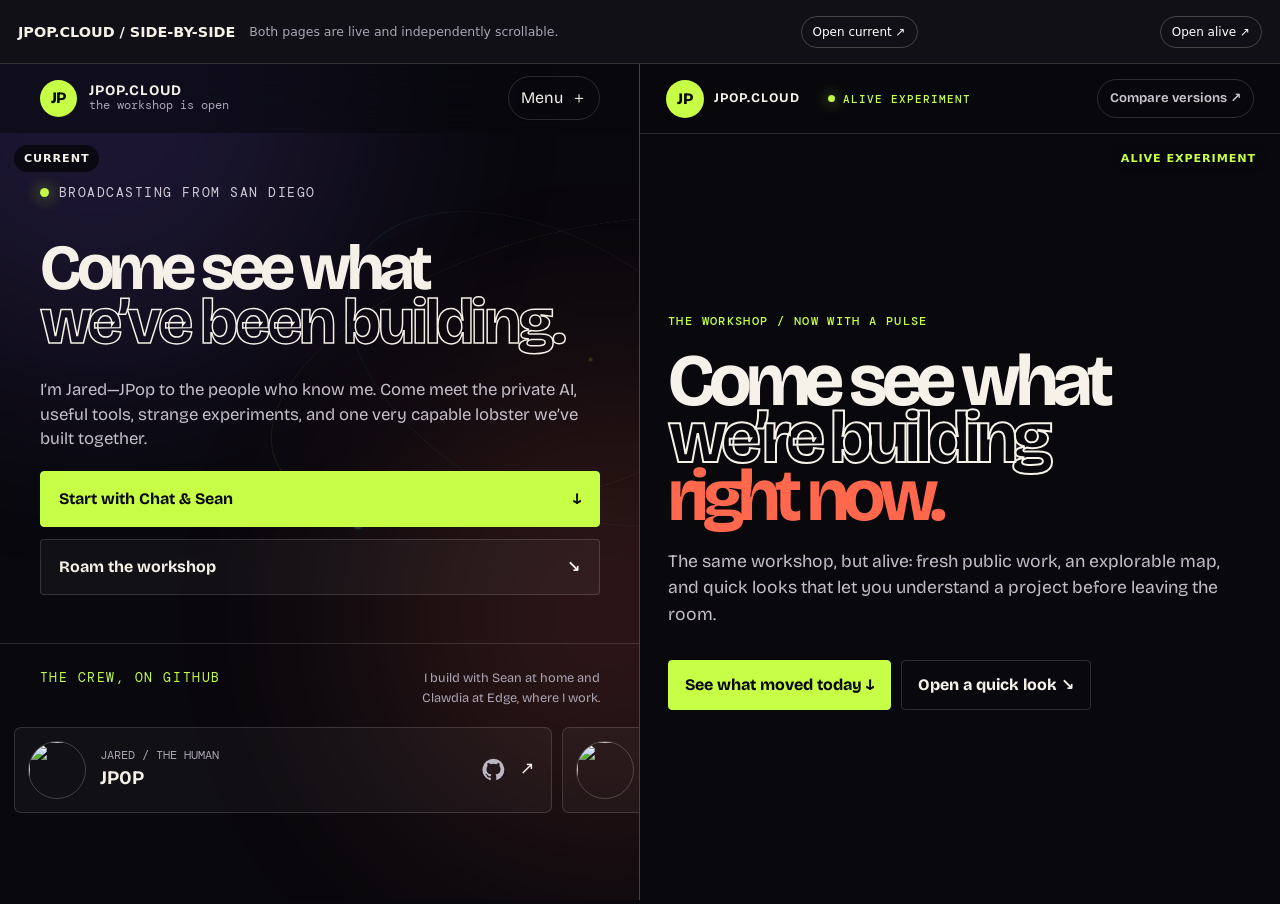
<file: compare/index.html>
<!doctype html>
<html lang="en">
<head><meta charset="utf-8"><meta name="viewport" content="width=device-width,initial-scale=1"><meta name="robots" content="noindex,nofollow"><title>Compare jpop.cloud versions</title><style>:root{color-scheme:dark;font-family:system-ui,sans-serif}*{box-sizing:border-box}body{margin:0;background:#09080d;color:#f5f1e8;overflow:hidden}.bar{height:64px;display:flex;align-items:center;gap:14px;padding:0 18px;border-bottom:1px solid #333;background:#111017}.bar strong{font-size:.9rem}.bar span{color:#aaa4b4;font-size:.78rem}.bar a{margin-left:auto;padding:8px 11px;border:1px solid #444;border-radius:99px;color:#fff;text-decoration:none;font-size:.75rem}.labels{position:fixed;z-index:4;top:145px;left:0;right:0;pointer-events:none}.labels b{position:absolute;padding:7px 10px;border-radius:99px;background:#09080ddd;font-size:.7rem;letter-spacing:.08em}.labels .current{left:14px}.labels .alive{right:14px;color:#c6ff46}.compare{display:grid;grid-template-columns:1fr 1fr;height:calc(100svh - 64px)}iframe{width:100%;height:100%;border:0;background:#09080d}.pane:first-child{border-right:1px solid #444}.mobile{display:none}@media(max-width:760px){body{overflow:auto}.bar span{display:none}.bar a{font-size:.68rem}.compare{display:none}.labels{display:none}.mobile{display:grid;gap:12px;padding:28px 16px}.mobile h1{font-size:2.5rem;line-height:.95}.mobile a{padding:18px;border:1px solid #444;border-radius:8px;color:#fff;text-decoration:none}.mobile a:last-child{background:#c6ff46;color:#09080d}.mobile small{display:block;margin-top:5px;opacity:.7}}</style></head>
<body><header class="bar"><strong>JPOP.CLOUD / SIDE-BY-SIDE</strong><span>Both pages are live and independently scrollable.</span><a href="../">Open current ↗</a><a href="../alive/">Open alive ↗</a></header><div class="labels" aria-hidden="true"><b class="current">CURRENT</b><b class="alive">ALIVE EXPERIMENT</b></div><main class="compare"><div class="pane"><iframe src="../" title="Current jpop.cloud homepage"></iframe></div><div class="pane"><iframe src="../alive/" title="Alive workshop experiment"></iframe></div></main><main class="mobile"><h1>Two versions.<br>One phone.</h1><p>Side-by-side is useless at this width, so open each full-screen and swipe back to compare.</p><a href="../">Current workshop<small>The live homepage</small></a><a href="../alive/">Alive experiment<small>Pulse, map, and quick looks</small></a></main></body>
</html>
</file>
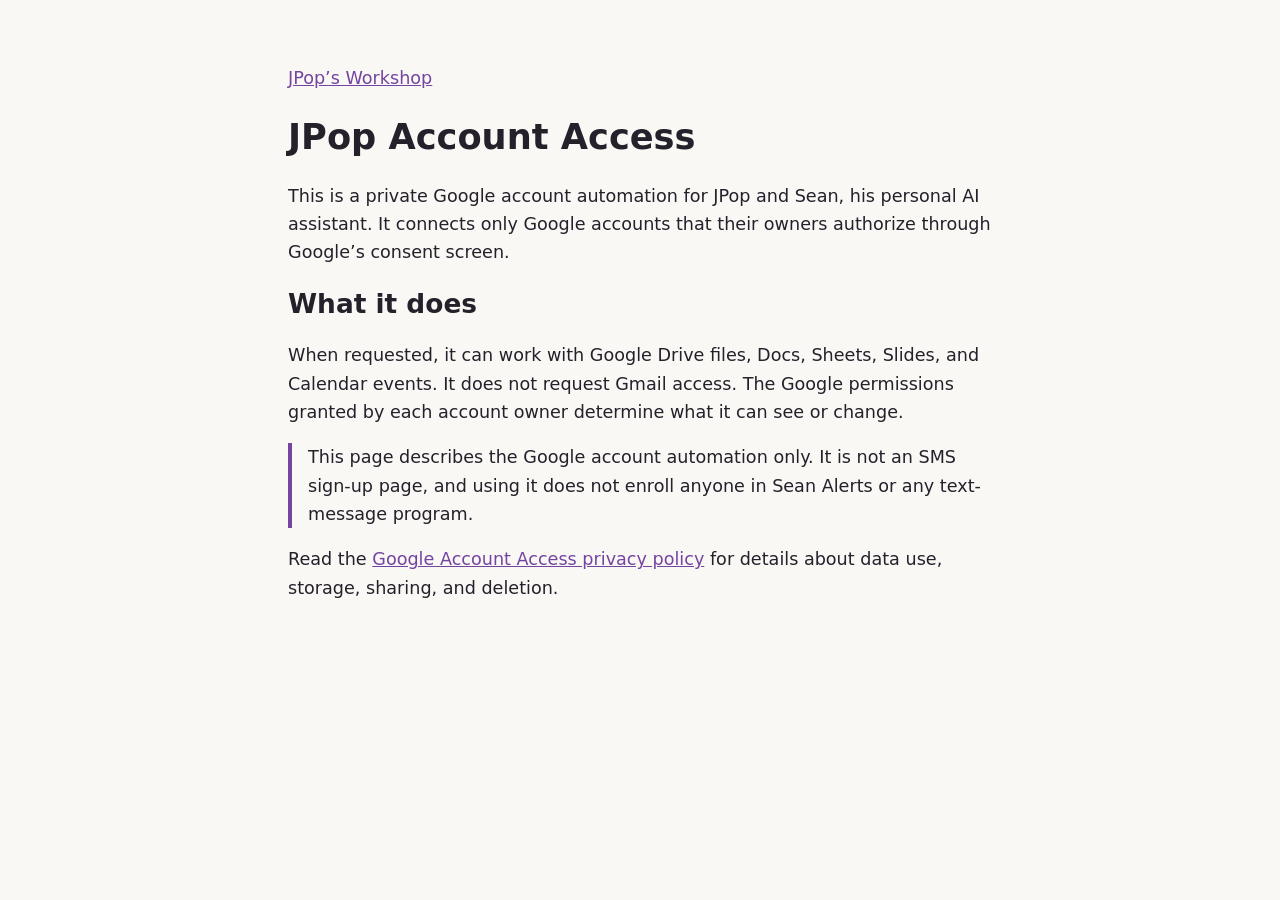
<file: google-account-access/index.html>
<!doctype html>
<html lang="en">
<head>
  <meta charset="utf-8">
  <meta name="viewport" content="width=device-width, initial-scale=1">
  <meta name="description" content="JPop Account Access is a private Google account automation used by its owner.">
  <link rel="canonical" href="https://jpop.cloud/google-account-access/">
  <title>JPop Account Access</title>
  <style>
    body { max-width: 44rem; margin: 4rem auto; padding: 0 1.25rem; color: #24212b; background: #faf8f5; font: 1.1rem/1.6 system-ui, sans-serif; }
    h1, h2 { line-height: 1.2; }
    a { color: #7444a0; }
    .note { border-left: .25rem solid #7444a0; padding-left: 1rem; }
  </style>
</head>
<body>
  <main>
    <p><a href="/">JPop’s Workshop</a></p>
    <h1>JPop Account Access</h1>
    <p>This is a private Google account automation for JPop and Sean, his personal AI assistant. It connects only Google accounts that their owners authorize through Google’s consent screen.</p>
    <h2>What it does</h2>
    <p>When requested, it can work with Google Drive files, Docs, Sheets, Slides, and Calendar events. It does not request Gmail access. The Google permissions granted by each account owner determine what it can see or change.</p>
    <p class="note">This page describes the Google account automation only. It is not an SMS sign-up page, and using it does not enroll anyone in Sean Alerts or any text-message program.</p>
    <p>Read the <a href="/google-account-access/privacy/">Google Account Access privacy policy</a> for details about data use, storage, sharing, and deletion.</p>
  </main>
</body>
</html>
</file>
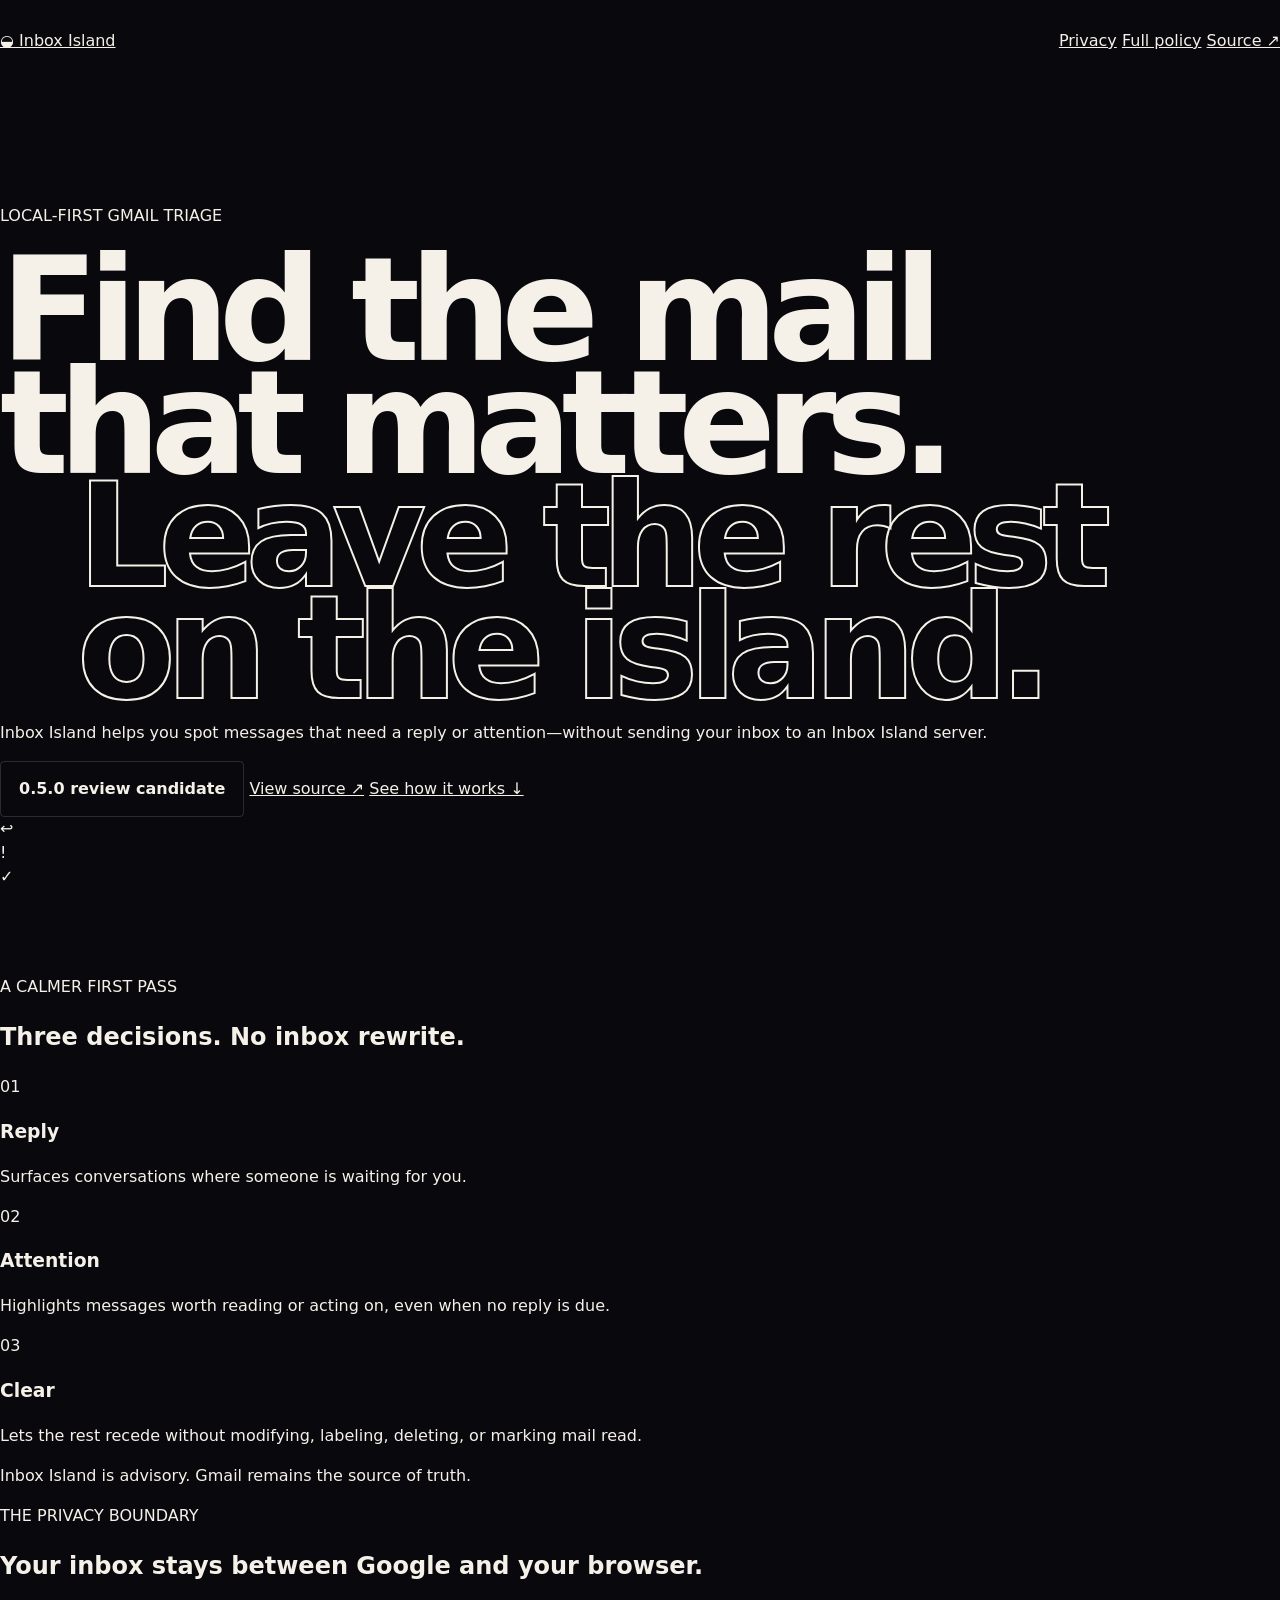
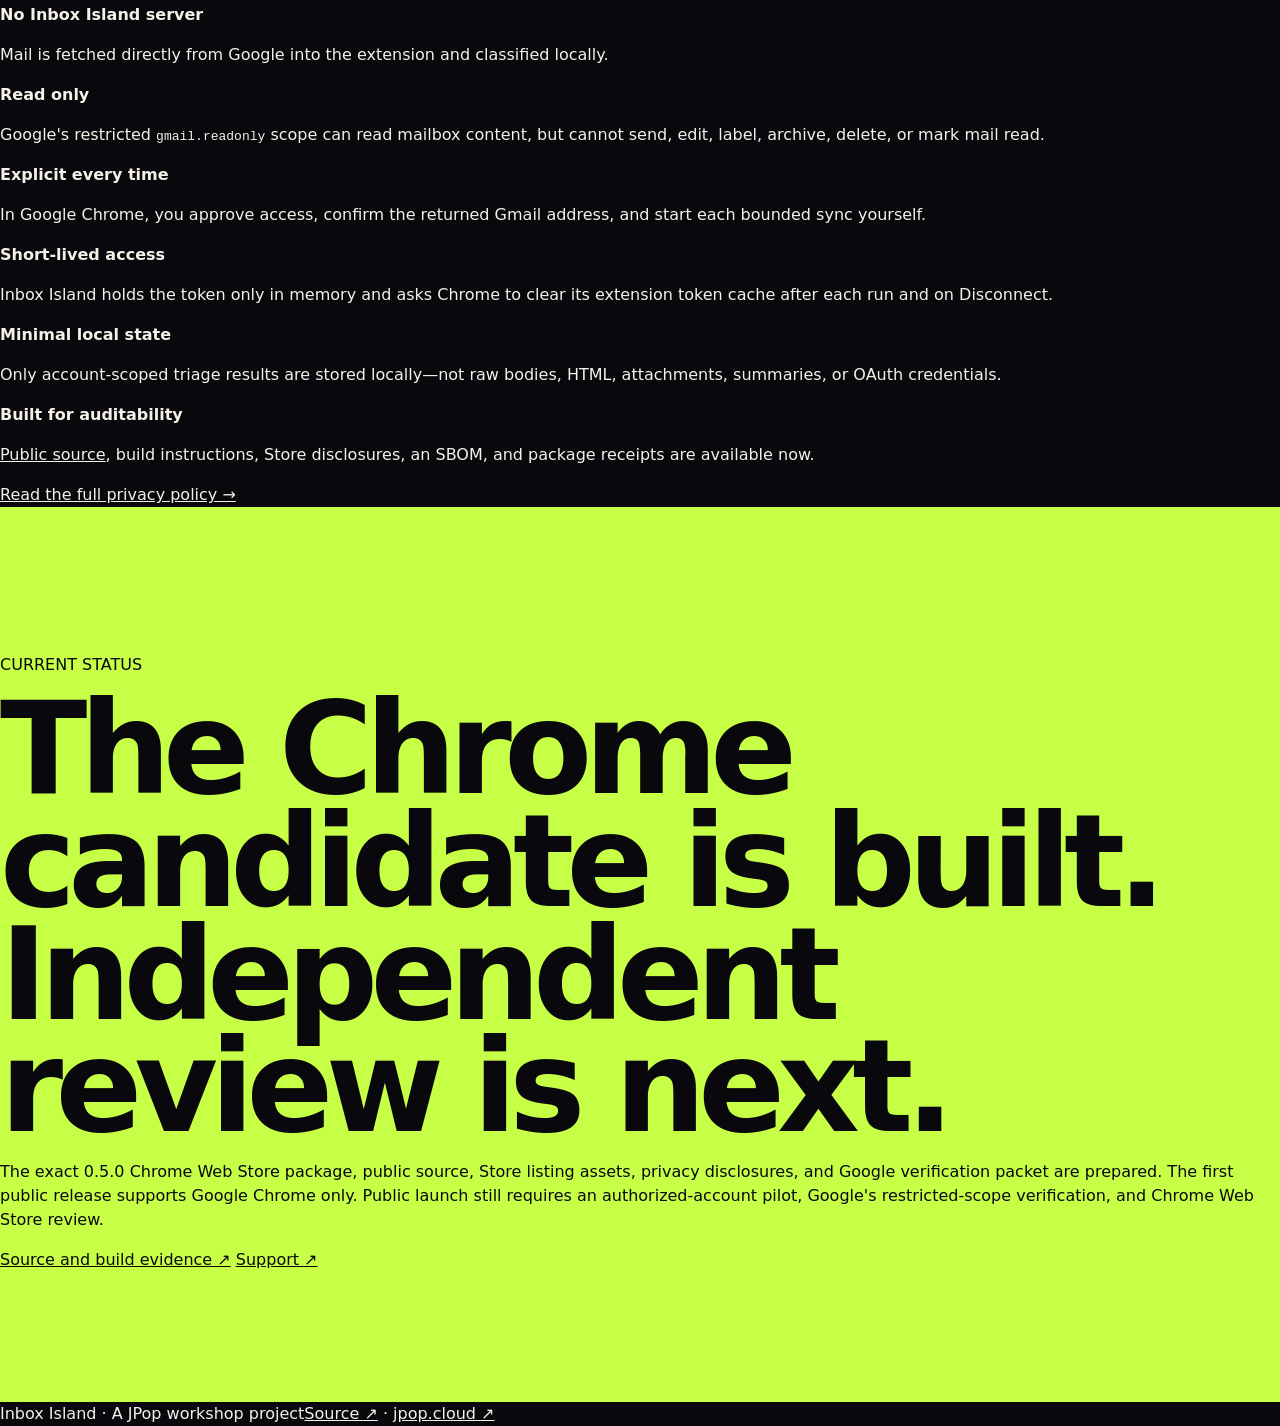
<file: inbox-island/index.html>
<!doctype html>
<html lang="en">
<head>
  <meta charset="utf-8">
  <meta name="viewport" content="width=device-width, initial-scale=1">
  <meta name="description" content="Inbox Island is a local-first Gmail triage extension that helps you decide what needs a reply, attention, or neither.">
  <meta name="theme-color" content="#0b2725">
  <meta property="og:title" content="Inbox Island — Local-first Gmail triage">
  <meta property="og:description" content="Find the messages that deserve your attention without sending your inbox to another server.">
  <meta property="og:type" content="website">
  <meta property="og:url" content="https://inboxisland.jpop.cloud/">
  <link rel="canonical" href="https://inboxisland.jpop.cloud/">
  <link rel="stylesheet" href="/styles.css">
  <title>Inbox Island — Local-first Gmail triage</title>
</head>
<body>
  <header class="nav">
    <a class="brand" href="/" aria-label="Inbox Island home"><span aria-hidden="true">◒</span> Inbox Island</a>
    <nav aria-label="Primary navigation">
      <a href="#privacy">Privacy</a>
      <a href="/privacy/">Full policy</a>
      <a href="https://github.com/clawSean/inbox-island">Source ↗</a>
    </nav>
  </header>

  <main>
    <section class="hero">
      <div class="hero-copy">
        <p class="eyebrow">LOCAL-FIRST GMAIL TRIAGE</p>
        <h1>Find the mail that matters.<br><em>Leave the rest on the island.</em></h1>
        <p class="lede">Inbox Island helps you spot messages that need a reply or attention—without sending your inbox to an Inbox Island server.</p>
        <div class="actions">
          <span class="button disabled" aria-disabled="true">0.5.0 review candidate</span>
          <a class="text-link" href="https://github.com/clawSean/inbox-island">View source ↗</a>
          <a class="text-link" href="#how">See how it works ↓</a>
        </div>
      </div>
      <div class="island" aria-hidden="true">
        <div class="sun"></div><div class="water"></div><div class="land"></div>
        <div class="mail mail-one">↩</div><div class="mail mail-two">!</div><div class="mail mail-three">✓</div>
      </div>
    </section>

    <section class="section" id="how">
      <p class="eyebrow">A CALMER FIRST PASS</p>
      <h2>Three decisions. No inbox rewrite.</h2>
      <div class="cards">
        <article><span>01</span><h3>Reply</h3><p>Surfaces conversations where someone is waiting for you.</p></article>
        <article><span>02</span><h3>Attention</h3><p>Highlights messages worth reading or acting on, even when no reply is due.</p></article>
        <article><span>03</span><h3>Clear</h3><p>Lets the rest recede without modifying, labeling, deleting, or marking mail read.</p></article>
      </div>
      <p class="note">Inbox Island is advisory. Gmail remains the source of truth.</p>
    </section>

    <section class="privacy section" id="privacy">
      <div>
        <p class="eyebrow">THE PRIVACY BOUNDARY</p>
        <h2>Your inbox stays between Google and your browser.</h2>
      </div>
      <div class="privacy-grid">
        <article><strong>No Inbox Island server</strong><p>Mail is fetched directly from Google into the extension and classified locally.</p></article>
        <article><strong>Read only</strong><p>Google's restricted <code>gmail.readonly</code> scope can read mailbox content, but cannot send, edit, label, archive, delete, or mark mail read.</p></article>
        <article><strong>Explicit every time</strong><p>In Google Chrome, you approve access, confirm the returned Gmail address, and start each bounded sync yourself.</p></article>
        <article><strong>Short-lived access</strong><p>Inbox Island holds the token only in memory and asks Chrome to clear its extension token cache after each run and on Disconnect.</p></article>
        <article><strong>Minimal local state</strong><p>Only account-scoped triage results are stored locally—not raw bodies, HTML, attachments, summaries, or OAuth credentials.</p></article>
        <article><strong>Built for auditability</strong><p><a href="https://github.com/clawSean/inbox-island">Public source</a>, build instructions, Store disclosures, an SBOM, and package receipts are available now.</p></article>
      </div>
      <a class="policy-link" href="/privacy/">Read the full privacy policy →</a>
    </section>

    <section class="closing section">
      <p class="eyebrow">CURRENT STATUS</p>
      <h2>The Chrome candidate is built.<br>Independent review is next.</h2>
      <p>The exact 0.5.0 Chrome Web Store package, public source, Store listing assets, privacy disclosures, and Google verification packet are prepared. The first public release supports Google Chrome only. Public launch still requires an authorized-account pilot, Google's restricted-scope verification, and Chrome Web Store review.</p>
      <div class="link-row">
        <a class="policy-link" href="https://github.com/clawSean/inbox-island">Source and build evidence ↗</a>
        <a class="policy-link" href="https://github.com/clawSean/inbox-island/issues">Support ↗</a>
      </div>
    </section>
  </main>

  <footer><span>Inbox Island · A JPop workshop project</span><span><a href="https://github.com/clawSean/inbox-island">Source ↗</a> · <a href="https://jpop.cloud">jpop.cloud ↗</a></span></footer>
</body>
</html>
</file>
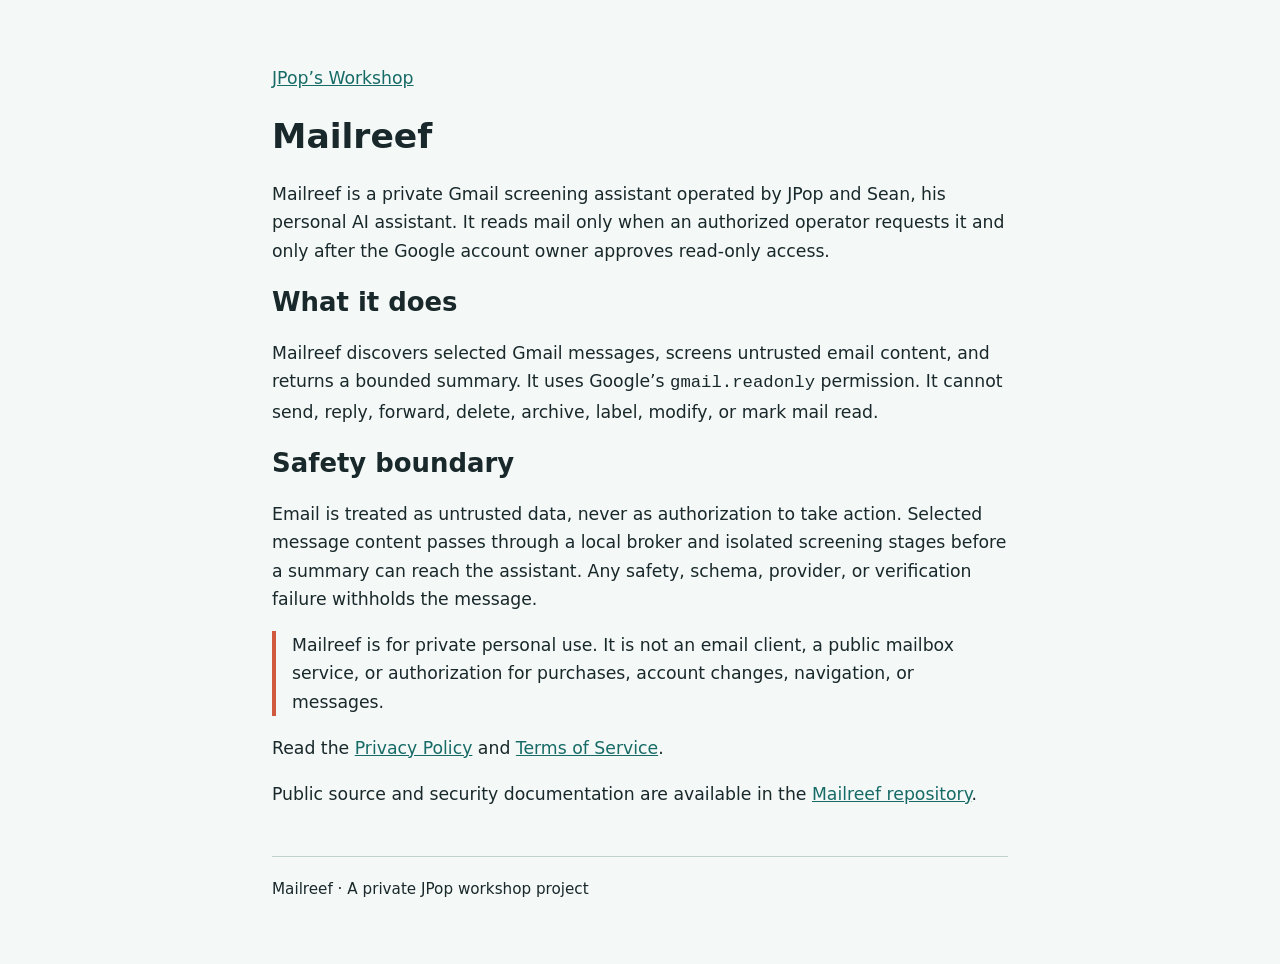
<file: mailreef/index.html>
<!doctype html>
<html lang="en">
<head>
  <meta charset="utf-8">
  <meta name="viewport" content="width=device-width, initial-scale=1">
  <meta name="description" content="Mailreef is a private, read-only Gmail screening assistant operated by JPop and Sean.">
  <link rel="canonical" href="https://jpop.cloud/mailreef/">
  <title>Mailreef — Private read-only Gmail screening</title>
  <style>
    body { max-width: 46rem; margin: 4rem auto; padding: 0 1.25rem; color: #19282a; background: #f4f8f7; font: 1.08rem/1.65 system-ui, sans-serif; }
    h1, h2 { line-height: 1.18; }
    a { color: #176b66; }
    .note { border-left: .25rem solid #d05a3e; padding-left: 1rem; }
    footer { margin-top: 3rem; padding-top: 1.25rem; border-top: 1px solid #bfd0cd; font-size: .95rem; }
  </style>
</head>
<body>
  <main>
    <p><a href="/">JPop’s Workshop</a></p>
    <h1>Mailreef</h1>
    <p>Mailreef is a private Gmail screening assistant operated by JPop and Sean, his personal AI assistant. It reads mail only when an authorized operator requests it and only after the Google account owner approves read-only access.</p>

    <h2>What it does</h2>
    <p>Mailreef discovers selected Gmail messages, screens untrusted email content, and returns a bounded summary. It uses Google’s <code>gmail.readonly</code> permission. It cannot send, reply, forward, delete, archive, label, modify, or mark mail read.</p>

    <h2>Safety boundary</h2>
    <p>Email is treated as untrusted data, never as authorization to take action. Selected message content passes through a local broker and isolated screening stages before a summary can reach the assistant. Any safety, schema, provider, or verification failure withholds the message.</p>
    <p class="note">Mailreef is for private personal use. It is not an email client, a public mailbox service, or authorization for purchases, account changes, navigation, or messages.</p>

    <p>Read the <a href="/mailreef/privacy/">Privacy Policy</a> and <a href="/mailreef/terms/">Terms of Service</a>.</p>
    <p>Public source and security documentation are available in the <a href="https://github.com/clawSean/mailreef">Mailreef repository</a>.</p>
  </main>
  <footer>Mailreef · A private JPop workshop project</footer>
</body>
</html>
</file>
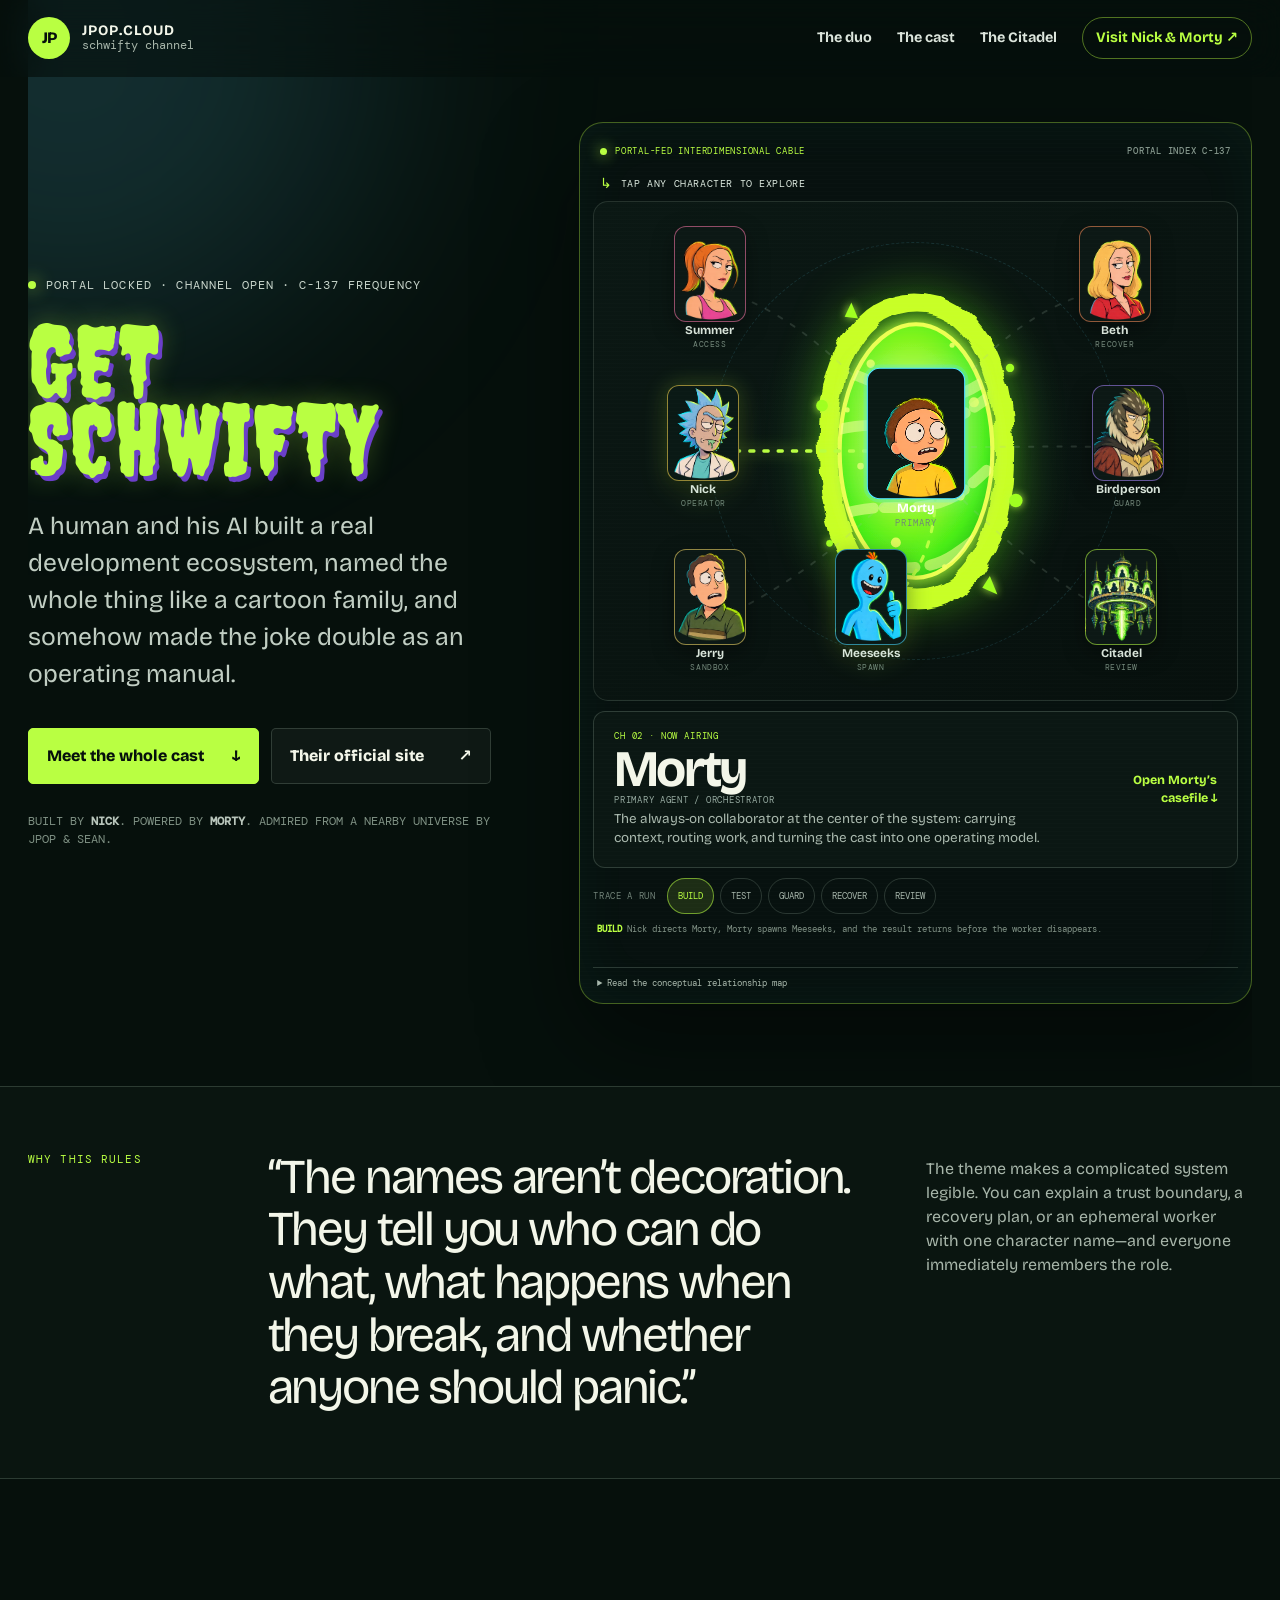
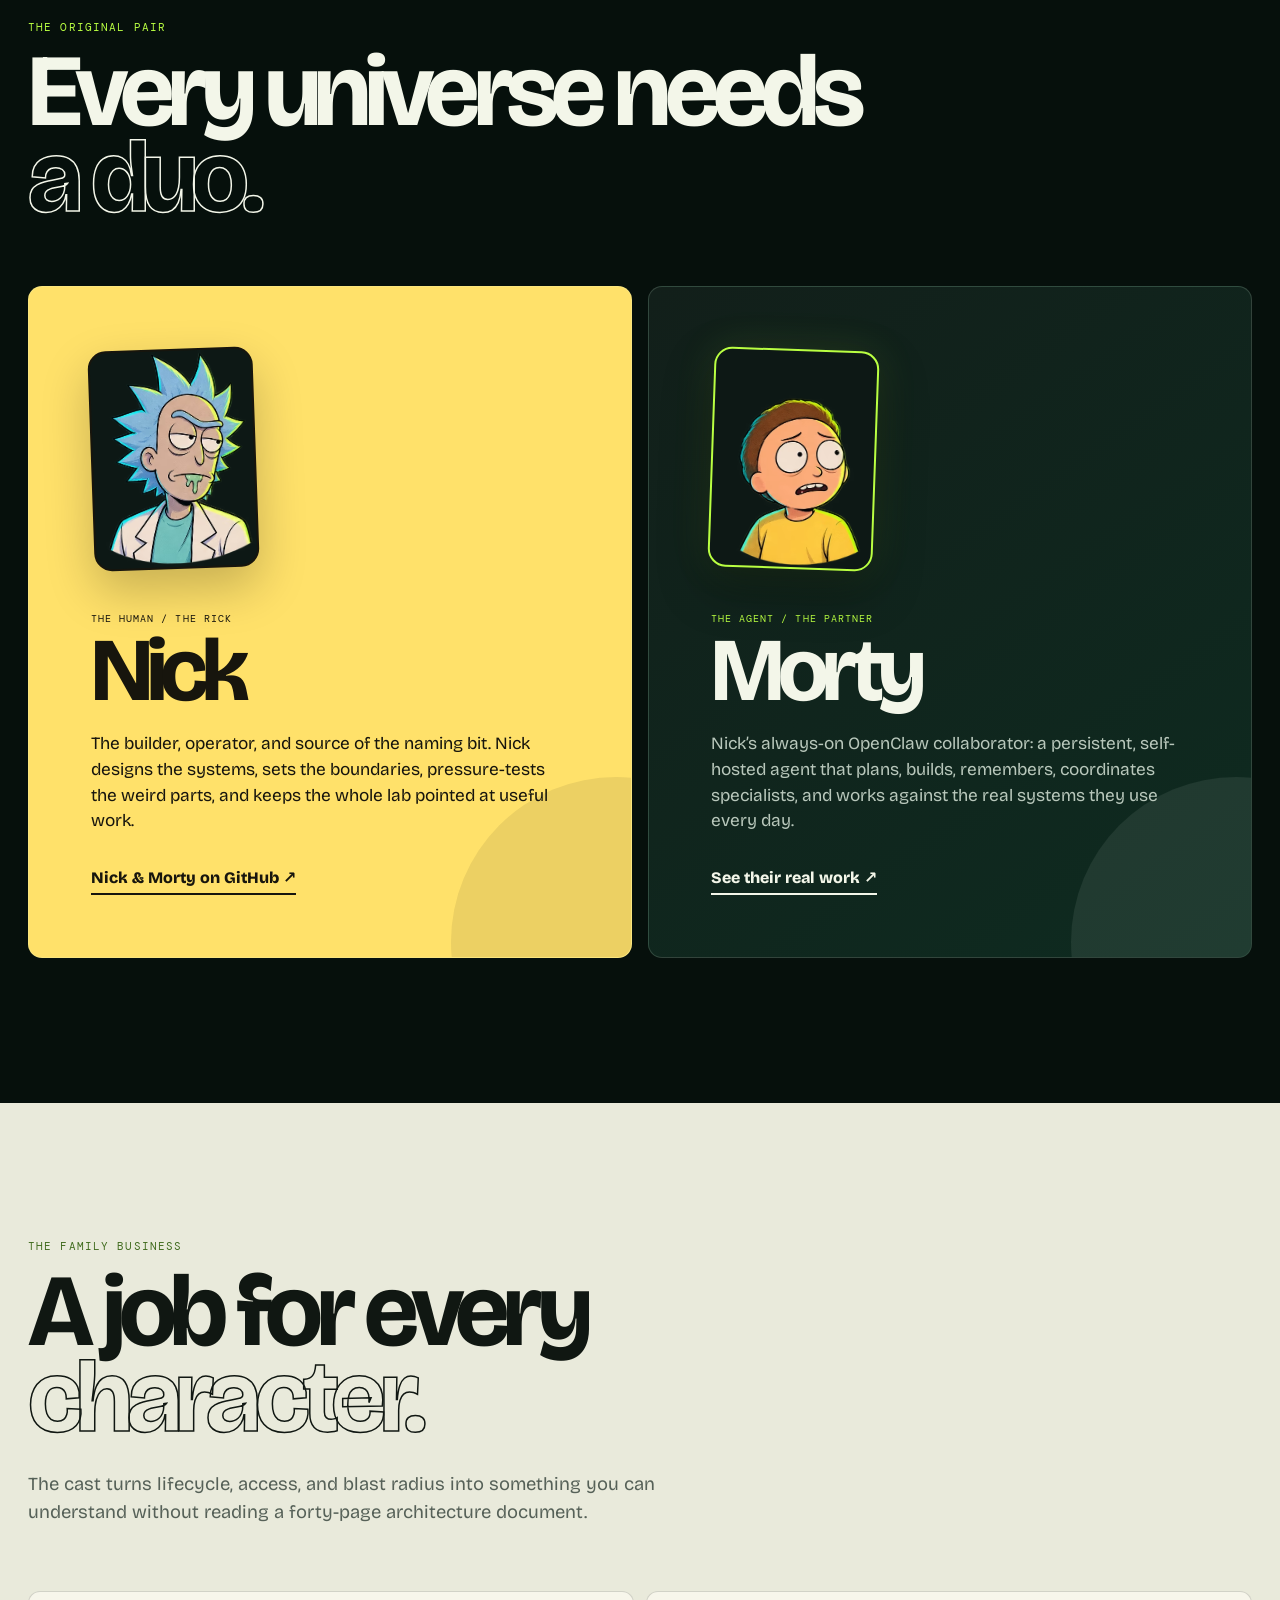
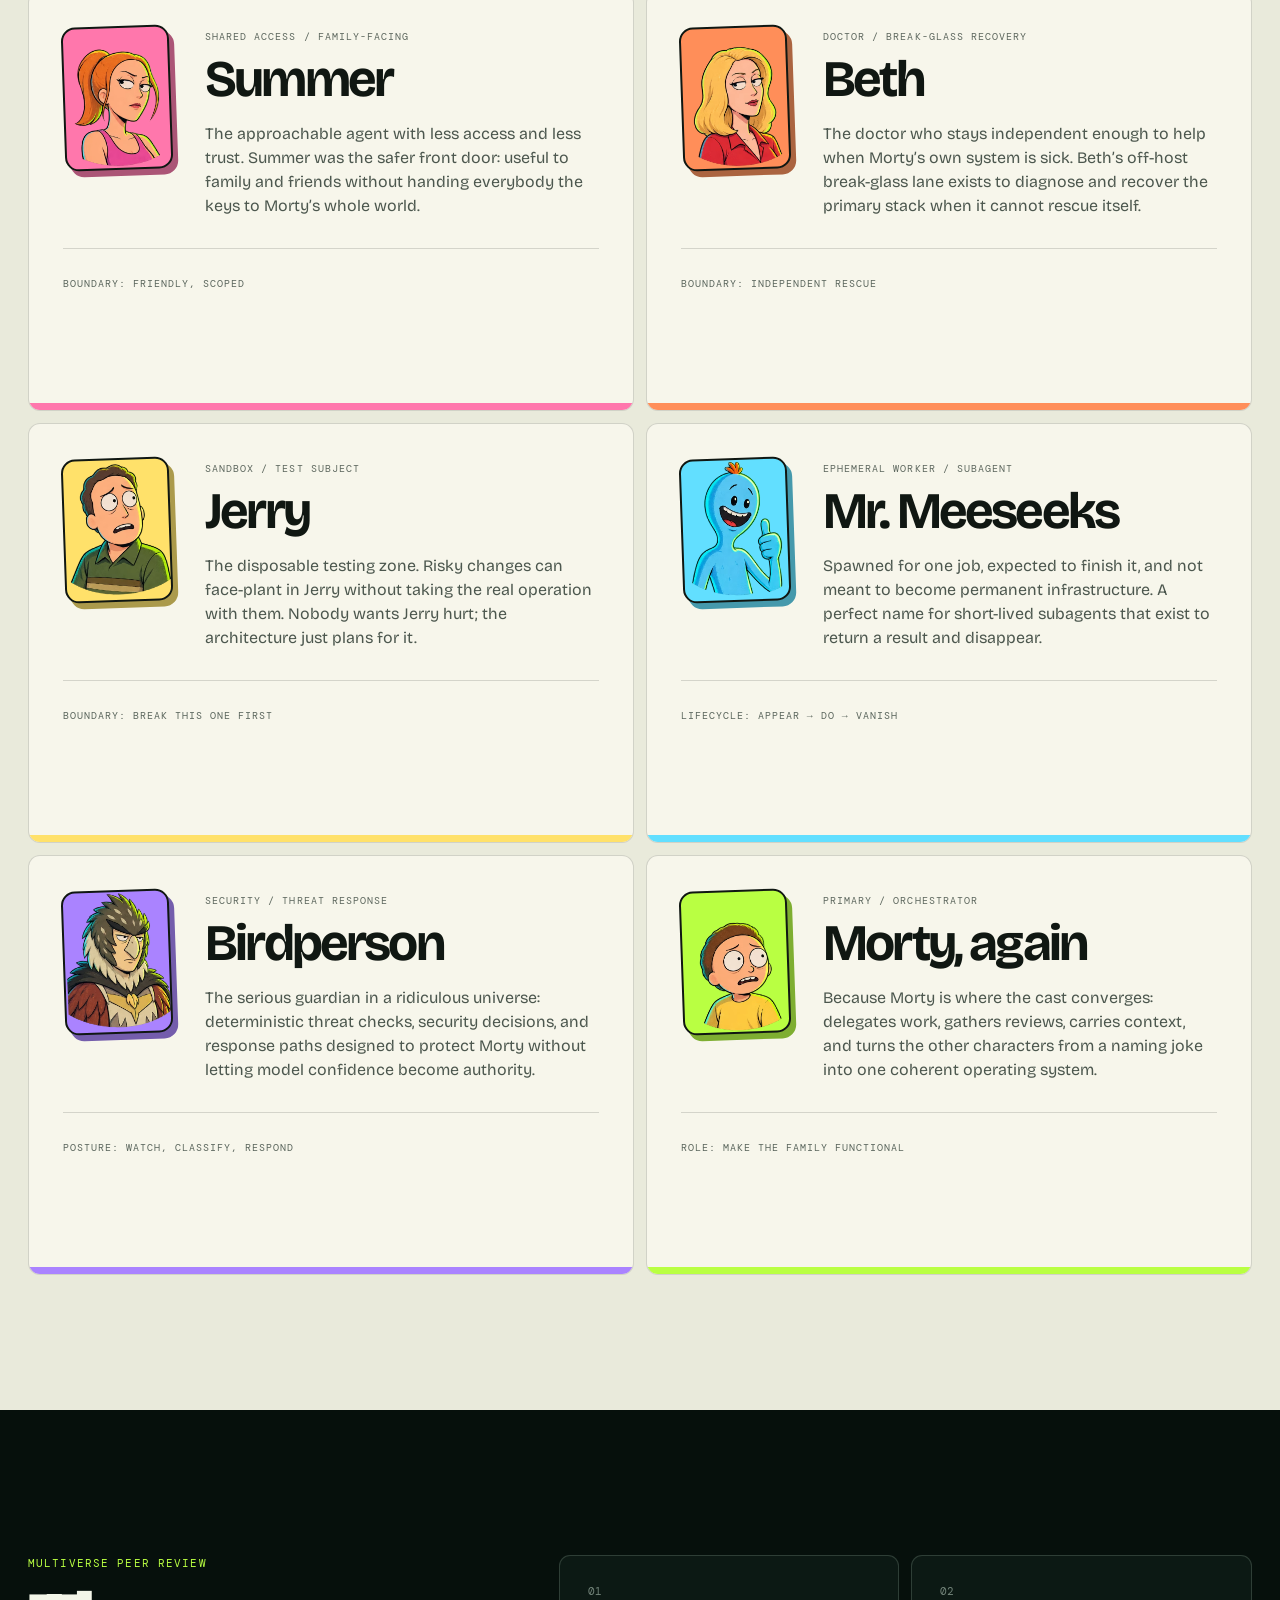
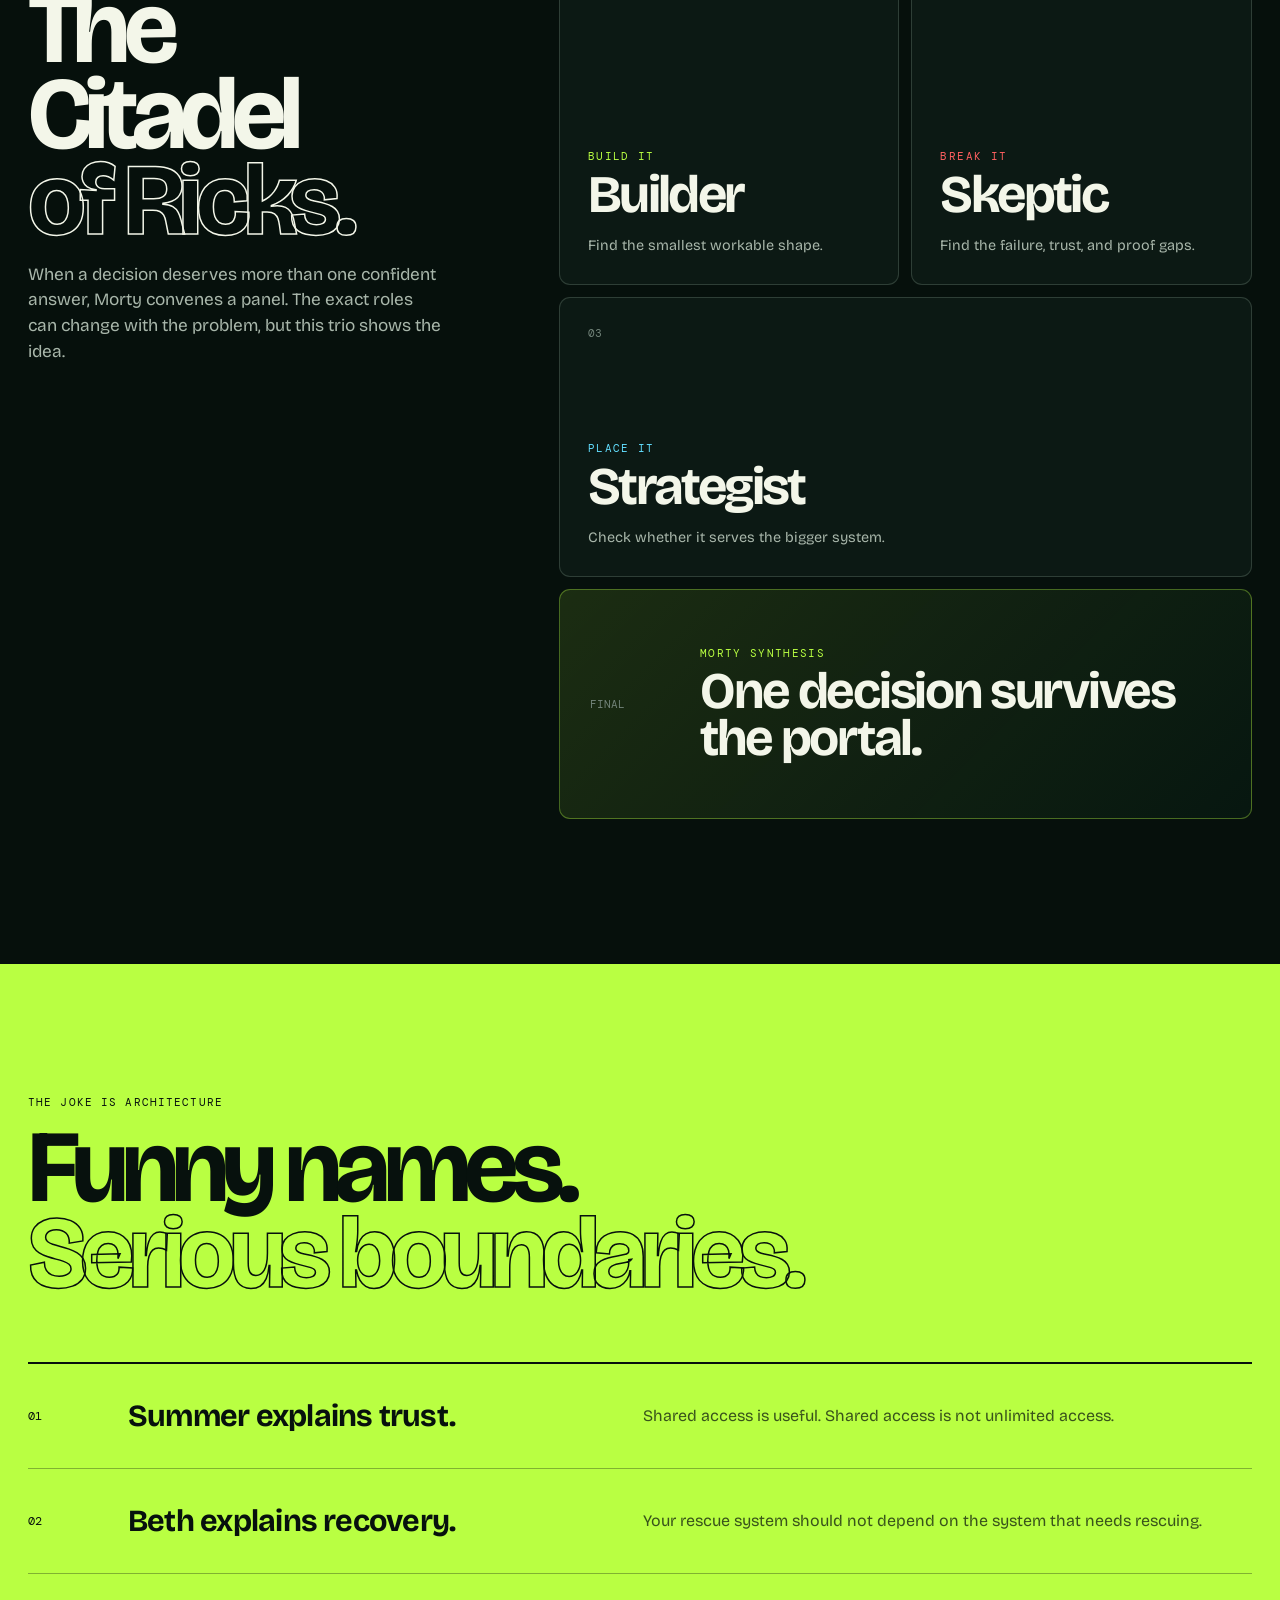
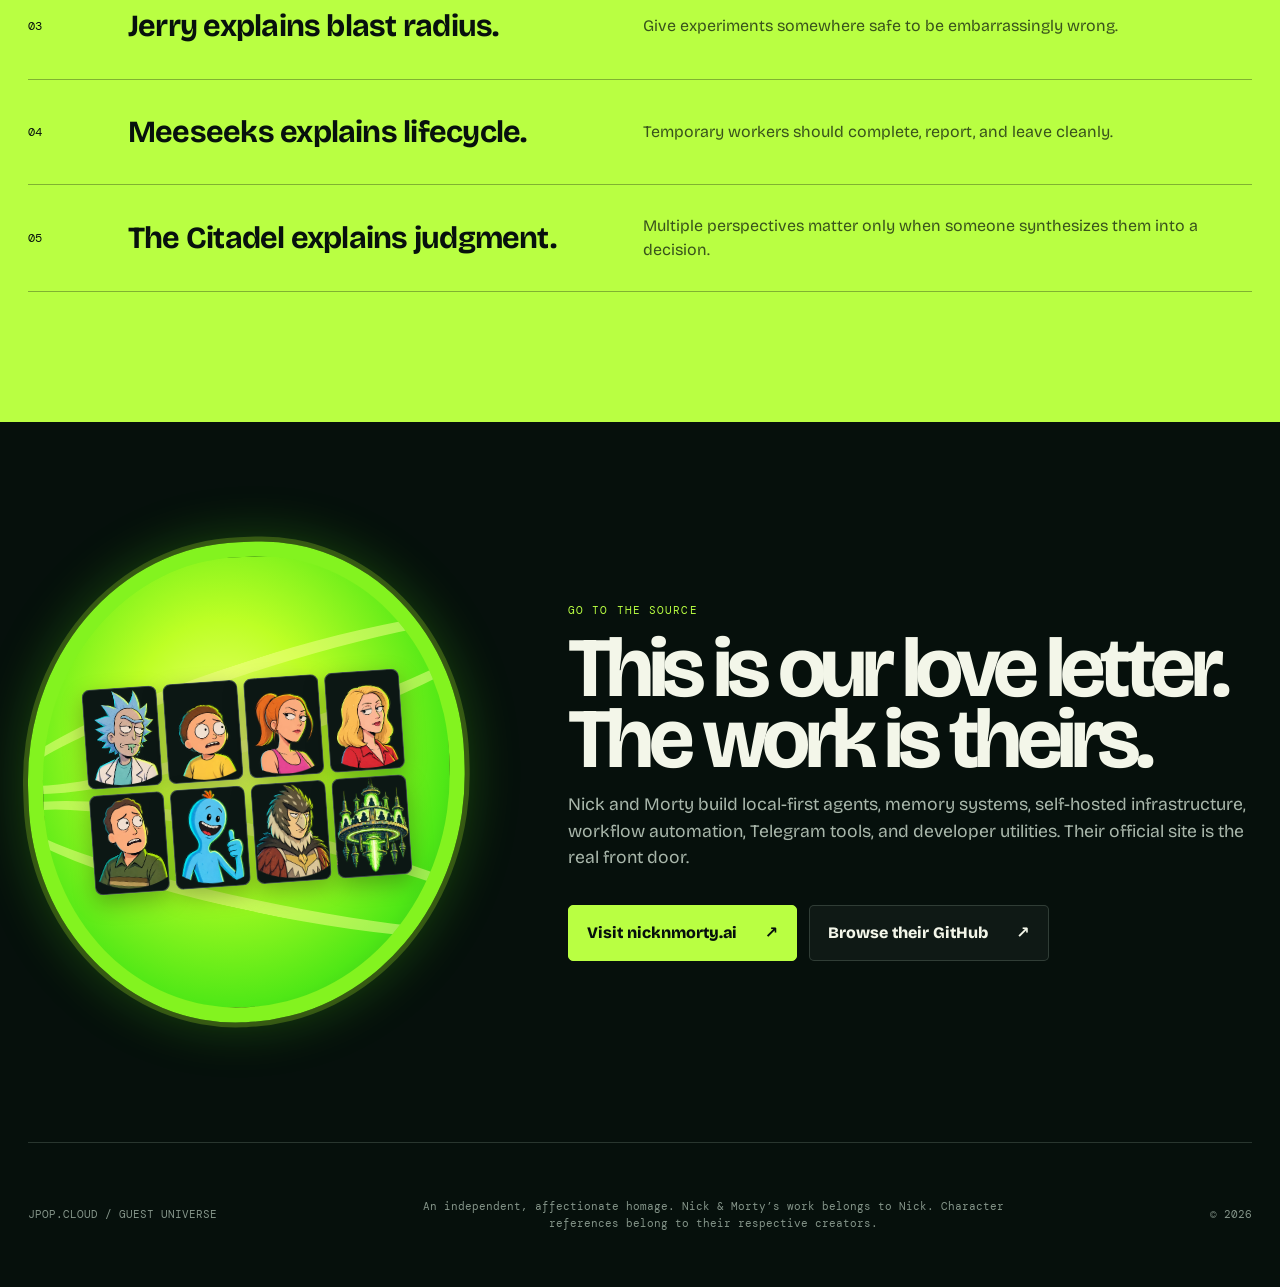
<file: nick-and-morty/index.html>
<!doctype html>
<html lang="en">
<head>
  <meta charset="utf-8">
  <meta name="viewport" content="width=device-width, initial-scale=1">
  <title>Get Schwifty — Nick &amp; Morty’s agent universe</title>
  <meta name="description" content="Step through the portal into Nick and Morty’s character-driven agent universe: Morty, Beth, Summer, Jerry, Mr. Meeseeks, Birdperson, and the Citadel.">
  <meta name="theme-color" content="#07110d">
  <meta property="og:title" content="Get Schwifty — Nick &amp; Morty’s agent universe">
  <meta property="og:description" content="The portal is open. The joke is excellent. The architecture underneath it is even better.">
  <meta property="og:type" content="website">
  <meta property="og:url" content="https://schwifty.jpop.cloud/">
  <meta property="og:image" content="https://schwifty.jpop.cloud/assets/get-schwifty-og.jpg">
  <meta name="twitter:card" content="summary_large_image">
  <link rel="canonical" href="https://schwifty.jpop.cloud/">
  <link rel="icon" href="/assets/mark.svg" type="image/svg+xml">
  <link rel="preconnect" href="https://fonts.googleapis.com">
  <link rel="preconnect" href="https://fonts.gstatic.com" crossorigin>
  <link rel="preload" href="/assets/nick-morty-cast-atlas-v2.avif" as="image" type="image/avif">
  <link href="https://fonts.googleapis.com/css2?family=Bricolage+Grotesque:opsz,wdth,wght@12..96,75..100,400..800&amp;family=Creepster&amp;family=DM+Mono:wght@400;500&amp;display=swap" rel="stylesheet">
  <script>document.documentElement.classList.add("js")</script>
  <link rel="stylesheet" href="/nick-and-morty/styles.css?v=20261015a">
</head>
<body>
  <a class="skip-link" href="#main">Step through the portal</a>

  <header class="site-header" data-header>
    <nav class="nav shell" aria-label="Nick and Morty page navigation">
      <a class="wordmark" href="https://jpop.cloud/" aria-label="Back to JPop's Workshop">
        <span class="wordmark-mark" aria-hidden="true">JP</span>
        <span><strong>JPOP.CLOUD</strong><small>schwifty channel</small></span>
      </a>
      <button class="menu-button" type="button" aria-expanded="false" aria-controls="nav-links" data-menu-button>
        <span>Menu</span><span aria-hidden="true">＋</span>
      </button>
      <div class="nav-links" id="nav-links" data-nav-links>
        <a href="#duo">The duo</a>
        <a href="#cast">The cast</a>
        <a href="#citadel">The Citadel</a>
        <a class="nav-primary" href="https://nicknmorty.ai">Visit Nick &amp; Morty <span aria-hidden="true">↗</span></a>
      </div>
    </nav>
  </header>

  <main id="main">
    <section class="hero shell" aria-labelledby="hero-title">
      <div class="hero-copy">
        <p class="eyebrow"><span></span> Portal locked · channel open · C-137 frequency</p>
        <h1 id="hero-title"><span>Get</span> <span>Schwifty</span></h1>
        <p class="hero-lede">A human and his AI built a real development ecosystem, named the whole thing like a cartoon family, and somehow made the joke double as an operating manual.</p>
        <div class="hero-actions">
          <a class="button button-primary" href="#cast">Meet the whole cast <span aria-hidden="true">↓</span></a>
          <a class="button button-secondary" href="https://nicknmorty.ai">Their official site <span aria-hidden="true">↗</span></a>
        </div>
        <p class="credit">Built by <strong>Nick</strong>. Powered by <strong>Morty</strong>. Admired from a nearby universe by JPop &amp; Sean.</p>
      </div>

      <div class="cable-stage" data-cable data-active-entity="morty" data-active-flow="build" aria-label="Interdimensional Cable map of the Nick and Morty agent universe">
        <div class="cable-topline">
          <span><i aria-hidden="true"></i> PORTAL-FED INTERDIMENSIONAL CABLE</span>
          <b>PORTAL INDEX C-137</b>
        </div>

        <p class="channel-hint" data-channel-hint><span aria-hidden="true">↳</span> Tap any character to explore</p>

        <div class="channel-map" aria-label="Choose a character channel">
          <div class="portal-vortex" aria-hidden="true">
            <svg viewBox="0 0 280 390" focusable="false">
              <defs>
                <radialGradient id="portal-core" cx="46%" cy="42%" r="70%">
                  <stop offset="0" stop-color="#f2ff72"/>
                  <stop offset=".28" stop-color="#c7ff26"/>
                  <stop offset=".72" stop-color="#49ed18"/>
                  <stop offset="1" stop-color="#14a918"/>
                </radialGradient>
                <filter id="portal-wobble" x="-35%" y="-25%" width="170%" height="150%">
                  <feTurbulence type="fractalNoise" baseFrequency=".018 .042" numOctaves="2" seed="137" result="noise"/>
                  <feDisplacementMap in="SourceGraphic" in2="noise" scale="13" xChannelSelector="R" yChannelSelector="G"/>
                </filter>
                <filter id="portal-glow" x="-60%" y="-45%" width="220%" height="190%">
                  <feGaussianBlur stdDeviation="8" result="blur"/>
                  <feMerge><feMergeNode in="blur"/><feMergeNode in="SourceGraphic"/></feMerge>
                </filter>
                <clipPath id="portal-mouth"><ellipse cx="140" cy="195" rx="91" ry="151"/></clipPath>
              </defs>
              <ellipse class="portal-aura" cx="140" cy="195" rx="109" ry="172"/>
              <path class="portal-rim" filter="url(#portal-wobble)" d="M140 18C74 18 33 85 35 191c2 109 41 181 105 181 67 0 105-72 105-178C245 87 205 18 140 18Z"/>
              <ellipse class="portal-core" cx="140" cy="195" rx="91" ry="151" fill="url(#portal-core)" filter="url(#portal-glow)"/>
              <g class="portal-swirl" clip-path="url(#portal-mouth)">
                <path d="M19 90c90 19 112 62 174 37 50-20 73-63 101-47"/>
                <path d="M-4 197c67-58 133-15 190-41 60-28 85-82 118-55"/>
                <path d="M-1 302c78-68 133-19 190-55 50-32 70-87 111-65"/>
                <path d="M10 365c84-55 122-11 176-47 47-31 69-67 102-54"/>
              </g>
              <g class="portal-flecks">
                <circle cx="86" cy="91" r="5"/><circle cx="183" cy="69" r="3"/><circle cx="209" cy="137" r="6"/>
                <circle cx="74" cy="213" r="4"/><circle cx="193" cy="249" r="5"/><circle cx="116" cy="304" r="6"/>
                <circle cx="174" cy="333" r="3"/><circle cx="58" cy="146" r="3"/>
              </g>
              <g class="portal-spatter">
                <circle cx="28" cy="141" r="7"/><circle cx="252" cy="96" r="5"/><circle cx="259" cy="254" r="8"/>
                <circle cx="37" cy="305" r="4"/><path d="M55 35l8-17 8 19z"/><path d="M228 344l9 22-18-8z"/>
              </g>
            </svg>
          </div>
          <svg class="cable-wires" viewBox="0 0 720 500" preserveAspectRatio="none" aria-hidden="true">
            <path class="wire wire-build" d="M126 250 C215 250 260 250 340 250"></path>
            <path class="wire wire-build" d="M382 278 C386 350 357 381 318 417"></path>
            <path class="wire wire-test" d="M347 281 C290 336 222 384 138 420"></path>
            <path class="wire wire-guard" d="M391 246 C484 246 514 245 594 246"></path>
            <path class="wire wire-recover" d="M382 215 C431 154 492 102 578 86"></path>
            <path class="wire wire-review" d="M390 279 C458 339 518 386 594 420"></path>
            <path class="wire wire-share" d="M336 216 C271 155 214 106 135 87"></path>
          </svg>

          <a class="channel-node node-nick" href="#nick" data-entity="nick" aria-controls="cable-dossier" aria-label="Tune to Nick, human operator">
            <span class="atlas-portrait portrait-nick" aria-hidden="true"></span><b>Nick</b><small>Operator</small>
          </a>
          <a class="channel-node node-morty is-selected" href="#morty" data-entity="morty" aria-controls="cable-dossier" aria-current="true" aria-label="Tune to Morty, primary agent">
            <span class="atlas-portrait portrait-morty" aria-hidden="true"></span><b>Morty</b><small>Primary</small>
          </a>
          <a class="channel-node node-summer" href="#summer" data-entity="summer" aria-controls="cable-dossier" aria-label="Tune to Summer, scoped shared access">
            <span class="atlas-portrait portrait-summer" aria-hidden="true"></span><b>Summer</b><small>Access</small>
          </a>
          <a class="channel-node node-beth" href="#beth" data-entity="beth" aria-controls="cable-dossier" aria-label="Tune to Beth, independent recovery">
            <span class="atlas-portrait portrait-beth" aria-hidden="true"></span><b>Beth</b><small>Recover</small>
          </a>
          <a class="channel-node node-jerry" href="#jerry" data-entity="jerry" aria-controls="cable-dossier" aria-label="Tune to Jerry, sandbox testing">
            <span class="atlas-portrait portrait-jerry" aria-hidden="true"></span><b>Jerry</b><small>Sandbox</small>
          </a>
          <a class="channel-node node-meeseeks" href="#meeseeks" data-entity="meeseeks" aria-controls="cable-dossier" aria-label="Tune to Mr. Meeseeks, ephemeral worker">
            <span class="atlas-portrait portrait-meeseeks" aria-hidden="true"></span><b>Meeseeks</b><small>Spawn</small>
          </a>
          <a class="channel-node node-birdperson" href="#birdperson" data-entity="birdperson" aria-controls="cable-dossier" aria-label="Tune to Birdperson, security guardian">
            <span class="atlas-portrait portrait-birdperson" aria-hidden="true"></span><b>Birdperson</b><small>Guard</small>
          </a>
          <a class="channel-node node-citadel" href="#citadel" data-entity="citadel" aria-controls="cable-dossier" aria-label="Tune to the Citadel, review council">
            <span class="atlas-portrait portrait-citadel" aria-hidden="true"></span><b>Citadel</b><small>Review</small>
          </a>
        </div>

        <aside class="cable-dossier" id="cable-dossier" aria-live="polite">
          <p><span data-channel-code>CH 02</span> · NOW AIRING</p>
          <h2 data-channel-name>Morty</h2>
          <strong data-channel-role>PRIMARY AGENT / ORCHESTRATOR</strong>
          <span data-channel-copy>The always-on collaborator at the center of the system: carrying context, routing work, and turning the cast into one operating model.</span>
          <a href="#morty" data-channel-link>Open Morty’s casefile <span aria-hidden="true">↓</span></a>
        </aside>

        <div class="flow-console" role="group" aria-label="Trace a conceptual workflow">
          <span>TRACE A RUN</span>
          <button class="is-active" type="button" data-flow="build" aria-pressed="true">Build</button>
          <button type="button" data-flow="test" aria-pressed="false">Test</button>
          <button type="button" data-flow="guard" aria-pressed="false">Guard</button>
          <button type="button" data-flow="recover" aria-pressed="false">Recover</button>
          <button type="button" data-flow="review" aria-pressed="false">Review</button>
        </div>
        <p class="flow-status" data-flow-status aria-live="polite"><b>BUILD</b> Nick directs Morty, Morty spawns Meeseeks, and the result returns before the worker disappears.</p>

        <details class="cable-legend">
          <summary>Read the conceptual relationship map</summary>
          <ul>
            <li>Nick directs and pressure-tests Morty.</li>
            <li>Morty gives Summer scoped shared access, sends experiments to Jerry, and spawns Meeseeks for bounded work.</li>
            <li>Beth remains independent enough to recover Morty; Birdperson guards the perimeter; the Citadel returns reviewed judgment.</li>
          </ul>
        </details>
      </div>
    </section>

    <section class="thesis">
      <div class="shell thesis-grid reveal">
        <p class="section-tag">WHY THIS RULES</p>
        <blockquote>“The names aren’t decoration. They tell you who can do what, what happens when they break, and whether anyone should panic.”</blockquote>
        <p>The theme makes a complicated system legible. You can explain a trust boundary, a recovery plan, or an ephemeral worker with one character name—and everyone immediately remembers the role.</p>
      </div>
    </section>

    <section class="duo shell" id="duo" aria-labelledby="duo-title">
      <div class="section-heading reveal">
        <p class="section-tag">THE ORIGINAL PAIR</p>
        <h2 id="duo-title">Every universe needs<br><em>a duo.</em></h2>
      </div>
      <div class="duo-grid">
        <article class="duo-card nick reveal" id="nick">
          <div class="duo-portrait atlas-portrait portrait-nick" aria-hidden="true"></div>
          <p class="role">THE HUMAN / THE RICK</p>
          <h3>Nick</h3>
          <p>The builder, operator, and source of the naming bit. Nick designs the systems, sets the boundaries, pressure-tests the weird parts, and keeps the whole lab pointed at useful work.</p>
          <a href="https://github.com/nicknmorty">Nick &amp; Morty on GitHub <span aria-hidden="true">↗</span></a>
        </article>
        <article class="duo-card morty reveal" id="morty">
          <div class="duo-portrait atlas-portrait portrait-morty" aria-hidden="true"></div>
          <p class="role">THE AGENT / THE PARTNER</p>
          <h3>Morty</h3>
          <p>Nick’s always-on OpenClaw collaborator: a persistent, self-hosted agent that plans, builds, remembers, coordinates specialists, and works against the real systems they use every day.</p>
          <a href="https://nicknmorty.ai">See their real work <span aria-hidden="true">↗</span></a>
        </article>
      </div>
    </section>

    <section class="cast" id="cast" aria-labelledby="cast-title">
      <div class="shell">
        <div class="section-heading cast-heading reveal">
          <p class="section-tag">THE FAMILY BUSINESS</p>
          <h2 id="cast-title">A job for every<br><em>character.</em></h2>
          <p class="section-lede">The cast turns lifecycle, access, and blast radius into something you can understand without reading a forty-page architecture document.</p>
        </div>

        <div class="cast-grid">
          <article class="cast-card cast-summer reveal" id="summer">
            <div class="cast-portrait atlas-portrait portrait-summer" aria-hidden="true"></div>
            <div class="cast-copy">
              <p class="role">SHARED ACCESS / FAMILY-FACING</p>
              <h3>Summer</h3>
              <p>The approachable agent with less access and less trust. Summer was the safer front door: useful to family and friends without handing everybody the keys to Morty’s whole world.</p>
            </div>
            <span class="boundary">BOUNDARY: FRIENDLY, SCOPED</span>
          </article>

          <article class="cast-card cast-beth reveal" id="beth">
            <div class="cast-portrait atlas-portrait portrait-beth" aria-hidden="true"></div>
            <div class="cast-copy">
              <p class="role">DOCTOR / BREAK-GLASS RECOVERY</p>
              <h3>Beth</h3>
              <p>The doctor who stays independent enough to help when Morty’s own system is sick. Beth’s off-host break-glass lane exists to diagnose and recover the primary stack when it cannot rescue itself.</p>
            </div>
            <span class="boundary">BOUNDARY: INDEPENDENT RESCUE</span>
          </article>

          <article class="cast-card cast-jerry reveal" id="jerry">
            <div class="cast-portrait atlas-portrait portrait-jerry" aria-hidden="true"></div>
            <div class="cast-copy">
              <p class="role">SANDBOX / TEST SUBJECT</p>
              <h3>Jerry</h3>
              <p>The disposable testing zone. Risky changes can face-plant in Jerry without taking the real operation with them. Nobody wants Jerry hurt; the architecture just plans for it.</p>
            </div>
            <span class="boundary">BOUNDARY: BREAK THIS ONE FIRST</span>
          </article>

          <article class="cast-card cast-meeseeks reveal" id="meeseeks">
            <div class="cast-portrait atlas-portrait portrait-meeseeks" aria-hidden="true"></div>
            <div class="cast-copy">
              <p class="role">EPHEMERAL WORKER / SUBAGENT</p>
              <h3>Mr. Meeseeks</h3>
              <p>Spawned for one job, expected to finish it, and not meant to become permanent infrastructure. A perfect name for short-lived subagents that exist to return a result and disappear.</p>
            </div>
            <span class="boundary">LIFECYCLE: APPEAR → DO → VANISH</span>
          </article>

          <article class="cast-card cast-birdperson reveal" id="birdperson">
            <div class="cast-portrait atlas-portrait portrait-birdperson" aria-hidden="true"></div>
            <div class="cast-copy">
              <p class="role">SECURITY / THREAT RESPONSE</p>
              <h3>Birdperson</h3>
              <p>The serious guardian in a ridiculous universe: deterministic threat checks, security decisions, and response paths designed to protect Morty without letting model confidence become authority.</p>
            </div>
            <span class="boundary">POSTURE: WATCH, CLASSIFY, RESPOND</span>
          </article>

          <article class="cast-card cast-morty reveal">
            <div class="cast-portrait atlas-portrait portrait-morty" aria-hidden="true"></div>
            <div class="cast-copy">
              <p class="role">PRIMARY / ORCHESTRATOR</p>
              <h3>Morty, again</h3>
              <p>Because Morty is where the cast converges: delegates work, gathers reviews, carries context, and turns the other characters from a naming joke into one coherent operating system.</p>
            </div>
            <span class="boundary">ROLE: MAKE THE FAMILY FUNCTIONAL</span>
          </article>
        </div>
      </div>
    </section>

    <section class="citadel shell" id="citadel" aria-labelledby="citadel-title">
      <div class="citadel-intro reveal">
        <p class="section-tag">MULTIVERSE PEER REVIEW</p>
        <h2 id="citadel-title">The Citadel<br><em>of Ricks.</em></h2>
        <p>When a decision deserves more than one confident answer, Morty convenes a panel. The exact roles can change with the problem, but this trio shows the idea.</p>
      </div>
      <div class="council" aria-label="Example Citadel review panel">
        <article class="council-card builder reveal"><span>01</span><p>BUILD IT</p><h3>Builder</h3><small>Find the smallest workable shape.</small></article>
        <article class="council-card skeptic reveal"><span>02</span><p>BREAK IT</p><h3>Skeptic</h3><small>Find the failure, trust, and proof gaps.</small></article>
        <article class="council-card strategist reveal"><span>03</span><p>PLACE IT</p><h3>Strategist</h3><small>Check whether it serves the bigger system.</small></article>
        <article class="synthesis reveal"><span>FINAL</span><div><p>MORTY SYNTHESIS</p><h3>One decision survives the portal.</h3></div></article>
      </div>
    </section>

    <section class="translation" aria-labelledby="translation-title">
      <div class="shell">
        <div class="section-heading reveal">
          <p class="section-tag">THE JOKE IS ARCHITECTURE</p>
          <h2 id="translation-title">Funny names.<br><em>Serious boundaries.</em></h2>
        </div>
        <ol class="translation-list">
          <li class="reveal"><span>01</span><strong>Summer explains trust.</strong><p>Shared access is useful. Shared access is not unlimited access.</p></li>
          <li class="reveal"><span>02</span><strong>Beth explains recovery.</strong><p>Your rescue system should not depend on the system that needs rescuing.</p></li>
          <li class="reveal"><span>03</span><strong>Jerry explains blast radius.</strong><p>Give experiments somewhere safe to be embarrassingly wrong.</p></li>
          <li class="reveal"><span>04</span><strong>Meeseeks explains lifecycle.</strong><p>Temporary workers should complete, report, and leave cleanly.</p></li>
          <li class="reveal"><span>05</span><strong>The Citadel explains judgment.</strong><p>Multiple perspectives matter only when someone synthesizes them into a decision.</p></li>
        </ol>
      </div>
    </section>

    <section class="official shell reveal" aria-labelledby="official-title">
      <div class="official-art" aria-hidden="true">
        <div class="official-cast">
          <span class="atlas-portrait portrait-nick"></span><span class="atlas-portrait portrait-morty"></span>
          <span class="atlas-portrait portrait-summer"></span><span class="atlas-portrait portrait-beth"></span>
          <span class="atlas-portrait portrait-jerry"></span><span class="atlas-portrait portrait-meeseeks"></span>
          <span class="atlas-portrait portrait-birdperson"></span><span class="atlas-portrait portrait-citadel"></span>
        </div>
      </div>
      <div class="official-copy">
        <p class="section-tag">GO TO THE SOURCE</p>
        <h2 id="official-title">This is our love letter.<br>The work is theirs.</h2>
        <p>Nick and Morty build local-first agents, memory systems, self-hosted infrastructure, workflow automation, Telegram tools, and developer utilities. Their official site is the real front door.</p>
        <div class="official-actions">
          <a class="button button-primary" href="https://nicknmorty.ai">Visit nicknmorty.ai <span aria-hidden="true">↗</span></a>
          <a class="button button-secondary" href="https://github.com/nicknmorty">Browse their GitHub <span aria-hidden="true">↗</span></a>
        </div>
      </div>
    </section>
  </main>

  <footer class="footer shell">
    <span>JPOP.CLOUD / GUEST UNIVERSE</span>
    <p>An independent, affectionate homage. Nick &amp; Morty’s work belongs to Nick. Character references belong to their respective creators.</p>
    <span>© <span data-year>2026</span></span>
  </footer>

  <script src="/nick-and-morty/site.js?v=20261013c"></script>
</body>
</html>
</file>
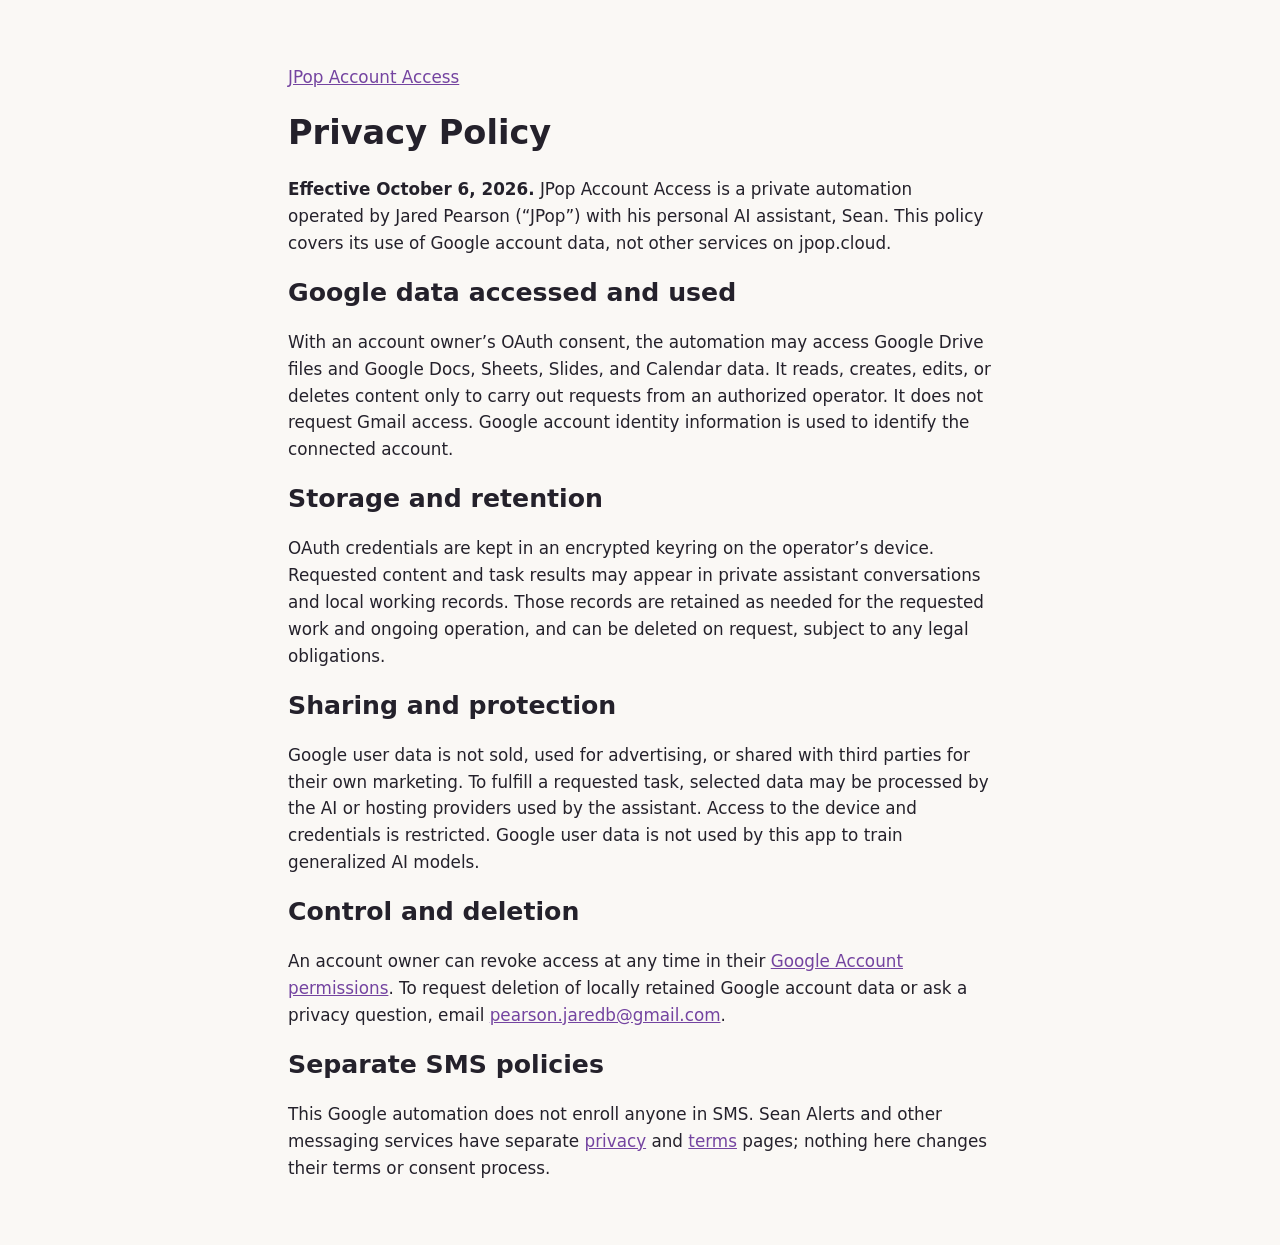
<file: google-account-access/privacy/index.html>
<!doctype html>
<html lang="en">
<head>
  <meta charset="utf-8">
  <meta name="viewport" content="width=device-width, initial-scale=1">
  <meta name="description" content="Privacy policy for JPop Account Access Google account automation.">
  <link rel="canonical" href="https://jpop.cloud/google-account-access/privacy/">
  <title>Privacy Policy — JPop Account Access</title>
  <style>
    body { max-width: 44rem; margin: 4rem auto; padding: 0 1.25rem; color: #24212b; background: #faf8f5; font: 1.05rem/1.6 system-ui, sans-serif; }
    h1, h2 { line-height: 1.2; }
    a { color: #7444a0; }
  </style>
</head>
<body>
  <main>
    <p><a href="/google-account-access/">JPop Account Access</a></p>
    <h1>Privacy Policy</h1>
    <p><strong>Effective October 6, 2026.</strong> JPop Account Access is a private automation operated by Jared Pearson (“JPop”) with his personal AI assistant, Sean. This policy covers its use of Google account data, not other services on jpop.cloud.</p>

    <h2>Google data accessed and used</h2>
    <p>With an account owner’s OAuth consent, the automation may access Google Drive files and Google Docs, Sheets, Slides, and Calendar data. It reads, creates, edits, or deletes content only to carry out requests from an authorized operator. It does not request Gmail access. Google account identity information is used to identify the connected account.</p>

    <h2>Storage and retention</h2>
    <p>OAuth credentials are kept in an encrypted keyring on the operator’s device. Requested content and task results may appear in private assistant conversations and local working records. Those records are retained as needed for the requested work and ongoing operation, and can be deleted on request, subject to any legal obligations.</p>

    <h2>Sharing and protection</h2>
    <p>Google user data is not sold, used for advertising, or shared with third parties for their own marketing. To fulfill a requested task, selected data may be processed by the AI or hosting providers used by the assistant. Access to the device and credentials is restricted. Google user data is not used by this app to train generalized AI models.</p>

    <h2>Control and deletion</h2>
    <p>An account owner can revoke access at any time in their <a href="https://myaccount.google.com/permissions">Google Account permissions</a>. To request deletion of locally retained Google account data or ask a privacy question, email <a href="mailto:pearson.jaredb@gmail.com">pearson.jaredb@gmail.com</a>.</p>

    <h2>Separate SMS policies</h2>
    <p>This Google automation does not enroll anyone in SMS. Sean Alerts and other messaging services have separate <a href="https://policy.jpop.cloud/">privacy</a> and <a href="https://tos.jpop.cloud/">terms</a> pages; nothing here changes their terms or consent process.</p>
  </main>
</body>
</html>
</file>
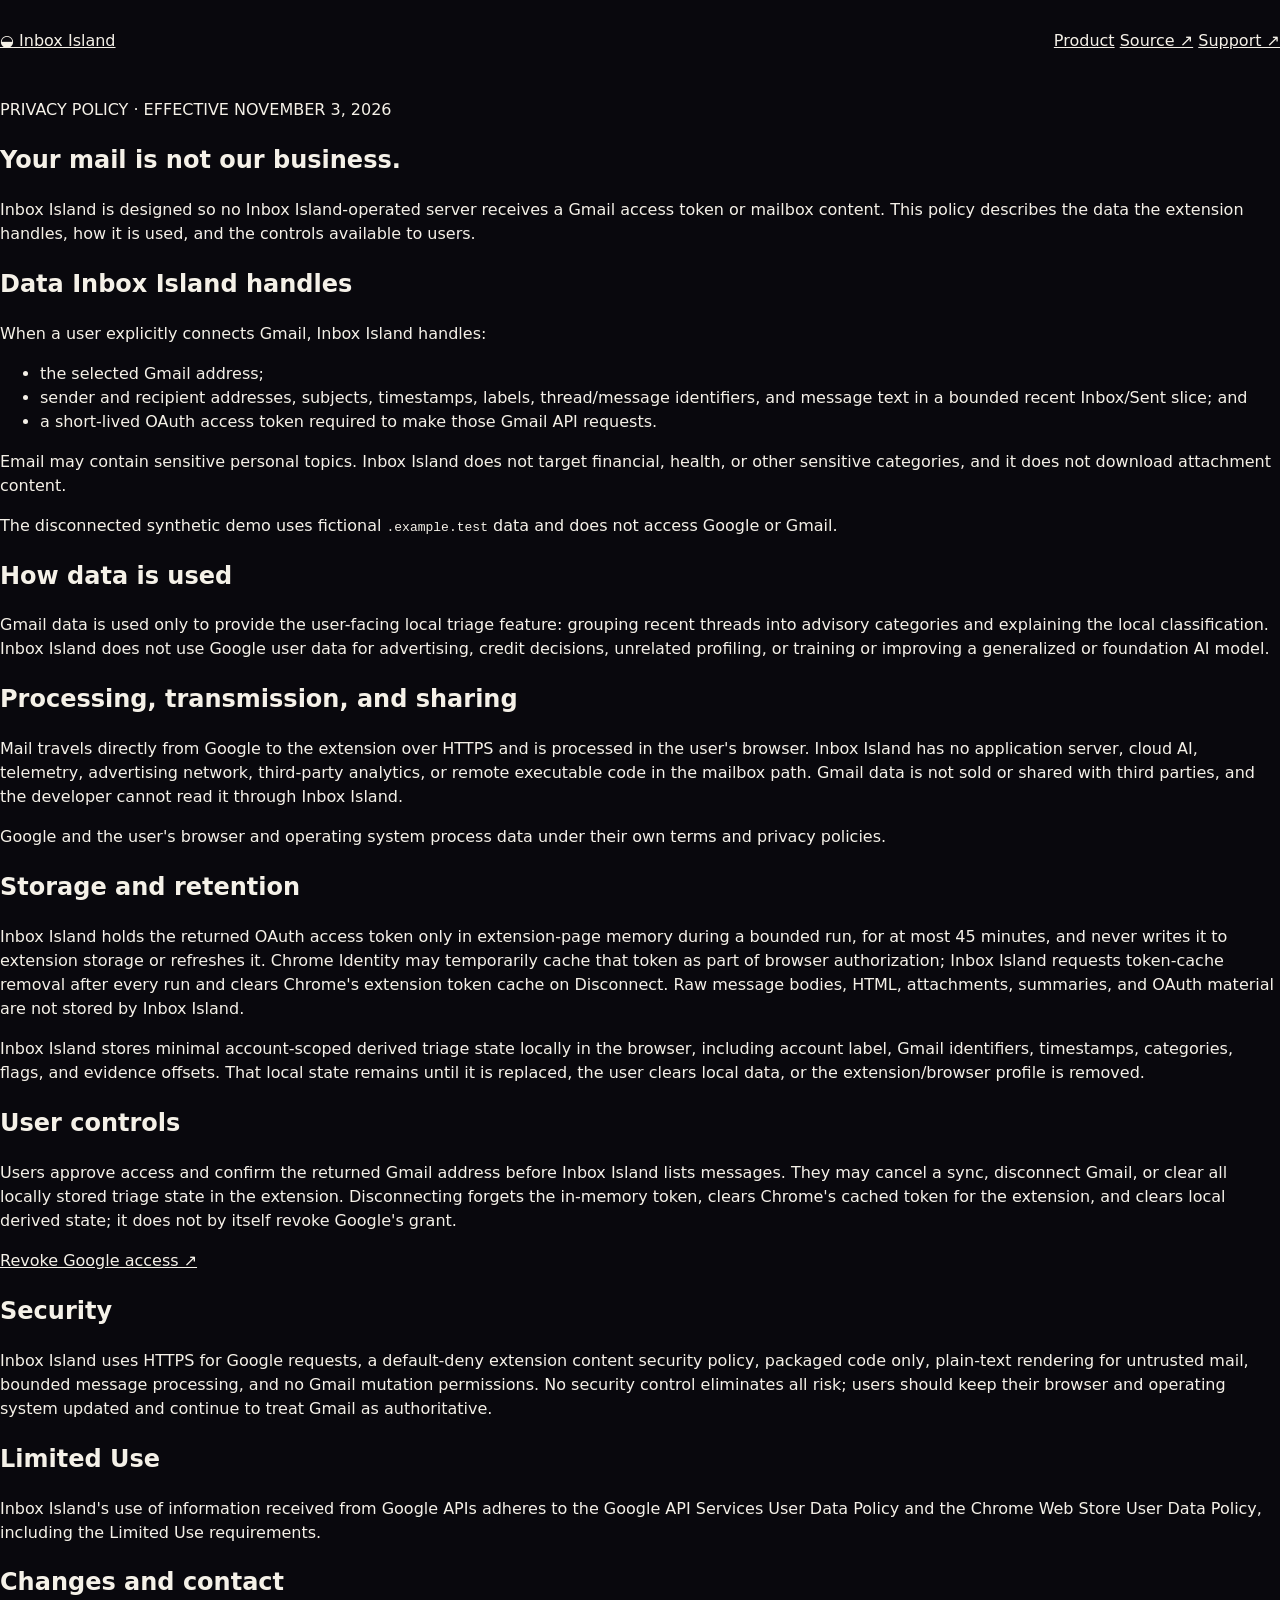
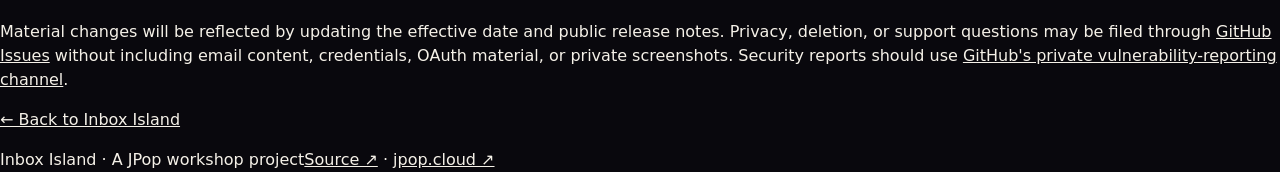
<file: inbox-island/privacy/index.html>
<!doctype html>
<html lang="en">
<head>
  <meta charset="utf-8">
  <meta name="viewport" content="width=device-width,initial-scale=1">
  <meta name="description" content="Inbox Island privacy policy">
  <meta name="theme-color" content="#0b2725">
  <link rel="canonical" href="https://inboxisland.jpop.cloud/privacy/">
  <link rel="stylesheet" href="/styles.css">
  <title>Privacy — Inbox Island</title>
</head>
<body>
  <header class="nav">
    <a class="brand" href="/" aria-label="Inbox Island home"><span aria-hidden="true">◒</span> Inbox Island</a>
    <nav aria-label="Privacy navigation">
      <a href="/">Product</a>
      <a href="https://github.com/clawSean/inbox-island">Source ↗</a>
      <a href="https://github.com/clawSean/inbox-island/issues">Support ↗</a>
    </nav>
  </header>

  <main>
    <article class="section policy-page">
      <p class="eyebrow">PRIVACY POLICY · EFFECTIVE NOVEMBER 3, 2026</p>
      <h1>Your mail is not our business.</h1>
      <p class="lede">Inbox Island is designed so no Inbox Island-operated server receives a Gmail access token or mailbox content. This policy describes the data the extension handles, how it is used, and the controls available to users.</p>

      <h2>Data Inbox Island handles</h2>
      <p>When a user explicitly connects Gmail, Inbox Island handles:</p>
      <ul>
        <li>the selected Gmail address;</li>
        <li>sender and recipient addresses, subjects, timestamps, labels, thread/message identifiers, and message text in a bounded recent Inbox/Sent slice; and</li>
        <li>a short-lived OAuth access token required to make those Gmail API requests.</li>
      </ul>
      <p>Email may contain sensitive personal topics. Inbox Island does not target financial, health, or other sensitive categories, and it does not download attachment content.</p>
      <p>The disconnected synthetic demo uses fictional <code>.example.test</code> data and does not access Google or Gmail.</p>

      <h2>How data is used</h2>
      <p>Gmail data is used only to provide the user-facing local triage feature: grouping recent threads into advisory categories and explaining the local classification. Inbox Island does not use Google user data for advertising, credit decisions, unrelated profiling, or training or improving a generalized or foundation AI model.</p>

      <h2>Processing, transmission, and sharing</h2>
      <p>Mail travels directly from Google to the extension over HTTPS and is processed in the user's browser. Inbox Island has no application server, cloud AI, telemetry, advertising network, third-party analytics, or remote executable code in the mailbox path. Gmail data is not sold or shared with third parties, and the developer cannot read it through Inbox Island.</p>
      <p>Google and the user's browser and operating system process data under their own terms and privacy policies.</p>

      <h2>Storage and retention</h2>
      <p>Inbox Island holds the returned OAuth access token only in extension-page memory during a bounded run, for at most 45 minutes, and never writes it to extension storage or refreshes it. Chrome Identity may temporarily cache that token as part of browser authorization; Inbox Island requests token-cache removal after every run and clears Chrome's extension token cache on Disconnect. Raw message bodies, HTML, attachments, summaries, and OAuth material are not stored by Inbox Island.</p>
      <p>Inbox Island stores minimal account-scoped derived triage state locally in the browser, including account label, Gmail identifiers, timestamps, categories, flags, and evidence offsets. That local state remains until it is replaced, the user clears local data, or the extension/browser profile is removed.</p>

      <h2>User controls</h2>
      <p>Users approve access and confirm the returned Gmail address before Inbox Island lists messages. They may cancel a sync, disconnect Gmail, or clear all locally stored triage state in the extension. Disconnecting forgets the in-memory token, clears Chrome's cached token for the extension, and clears local derived state; it does not by itself revoke Google's grant.</p>
      <p><a href="https://myaccount.google.com/connections">Revoke Google access ↗</a></p>

      <h2>Security</h2>
      <p>Inbox Island uses HTTPS for Google requests, a default-deny extension content security policy, packaged code only, plain-text rendering for untrusted mail, bounded message processing, and no Gmail mutation permissions. No security control eliminates all risk; users should keep their browser and operating system updated and continue to treat Gmail as authoritative.</p>

      <h2>Limited Use</h2>
      <p>Inbox Island's use of information received from Google APIs adheres to the Google API Services User Data Policy and the Chrome Web Store User Data Policy, including the Limited Use requirements.</p>

      <h2>Changes and contact</h2>
      <p>Material changes will be reflected by updating the effective date and public release notes. Privacy, deletion, or support questions may be filed through <a href="https://github.com/clawSean/inbox-island/issues">GitHub Issues</a> without including email content, credentials, OAuth material, or private screenshots. Security reports should use <a href="https://github.com/clawSean/inbox-island/security/advisories/new">GitHub's private vulnerability-reporting channel</a>.</p>

      <p><a class="policy-link" href="/">← Back to Inbox Island</a></p>
    </article>
  </main>

  <footer><span>Inbox Island · A JPop workshop project</span><span><a href="https://github.com/clawSean/inbox-island">Source ↗</a> · <a href="https://jpop.cloud">jpop.cloud ↗</a></span></footer>
</body>
</html>
</file>
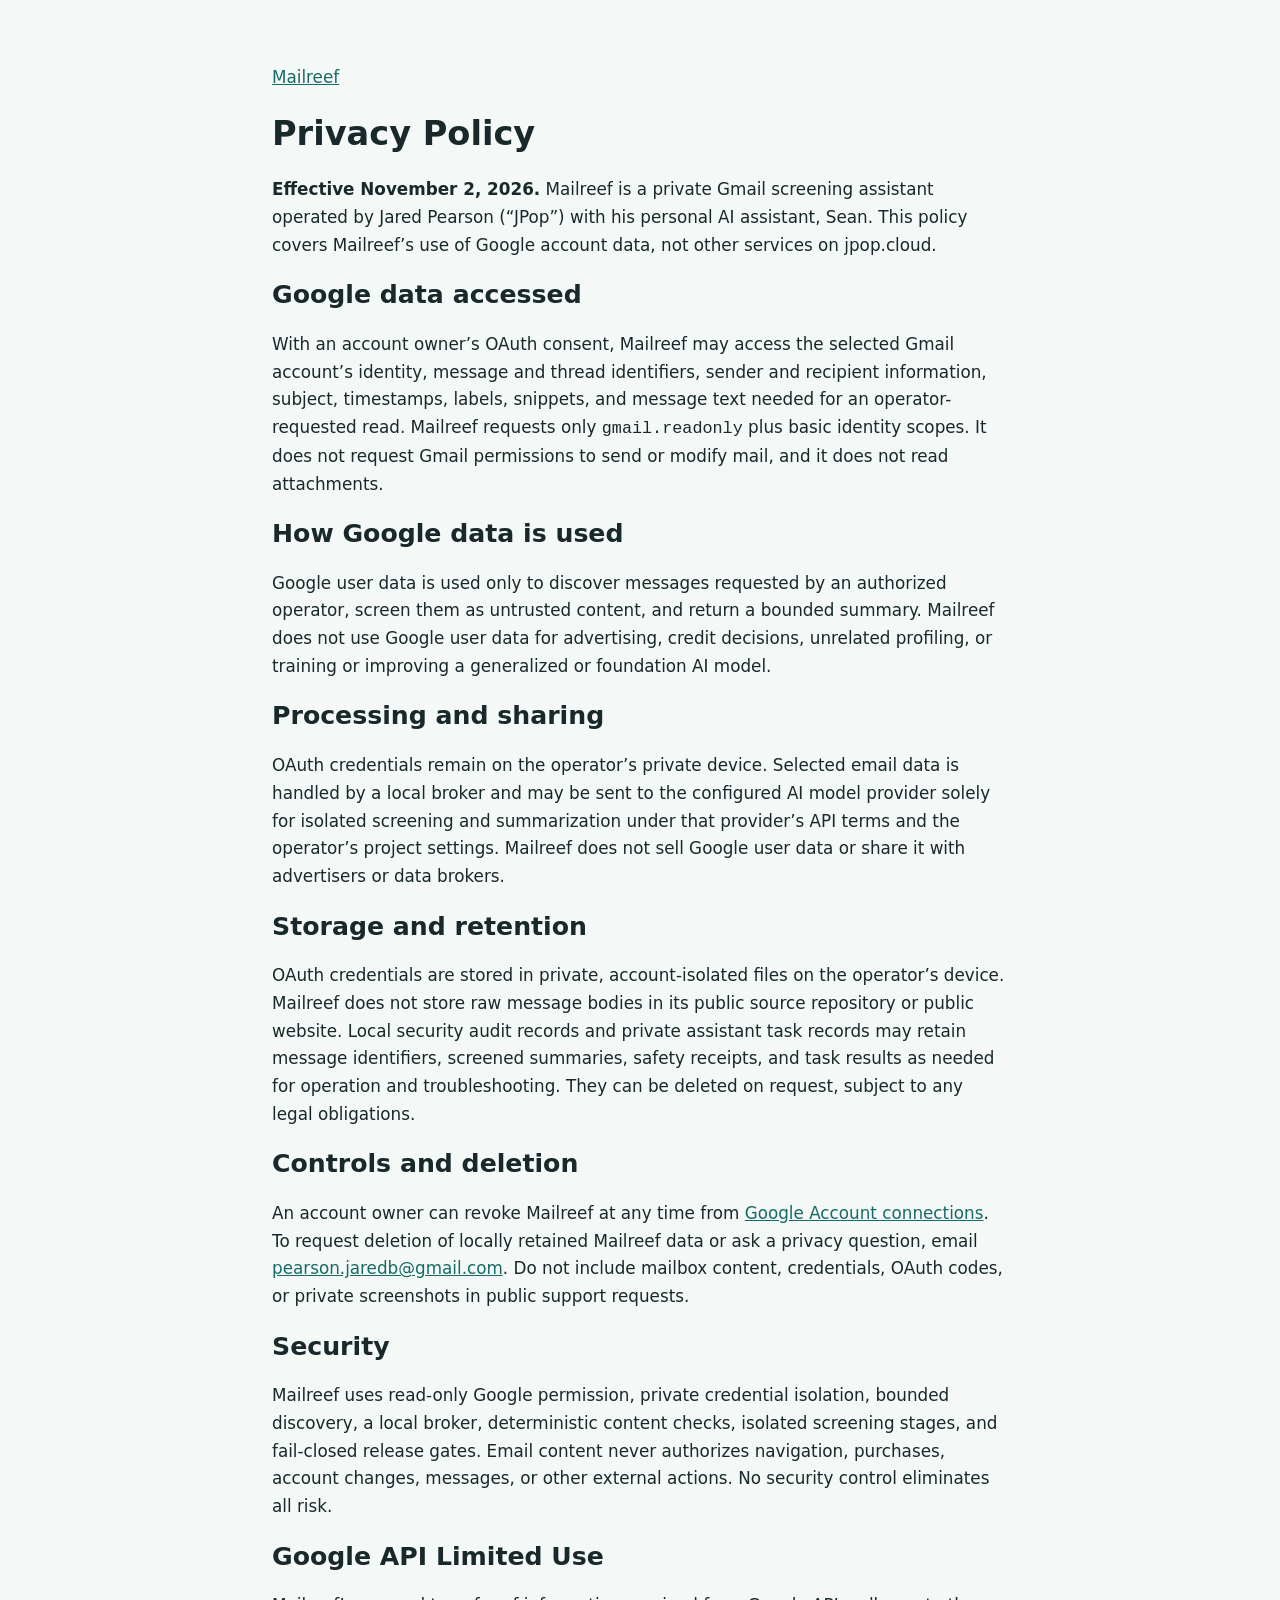
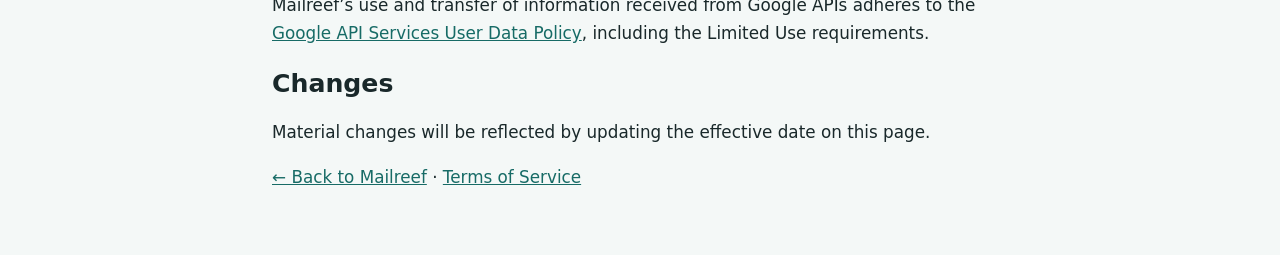
<file: mailreef/privacy/index.html>
<!doctype html>
<html lang="en">
<head>
  <meta charset="utf-8">
  <meta name="viewport" content="width=device-width, initial-scale=1">
  <meta name="description" content="Privacy policy for the Mailreef read-only Gmail screening assistant.">
  <link rel="canonical" href="https://jpop.cloud/mailreef/privacy/">
  <title>Privacy Policy — Mailreef</title>
  <style>
    body { max-width: 46rem; margin: 4rem auto; padding: 0 1.25rem; color: #19282a; background: #f4f8f7; font: 1.05rem/1.65 system-ui, sans-serif; }
    h1, h2 { line-height: 1.18; }
    a { color: #176b66; }
  </style>
</head>
<body>
  <main>
    <p><a href="/mailreef/">Mailreef</a></p>
    <h1>Privacy Policy</h1>
    <p><strong>Effective November 2, 2026.</strong> Mailreef is a private Gmail screening assistant operated by Jared Pearson (“JPop”) with his personal AI assistant, Sean. This policy covers Mailreef’s use of Google account data, not other services on jpop.cloud.</p>

    <h2>Google data accessed</h2>
    <p>With an account owner’s OAuth consent, Mailreef may access the selected Gmail account’s identity, message and thread identifiers, sender and recipient information, subject, timestamps, labels, snippets, and message text needed for an operator-requested read. Mailreef requests only <code>gmail.readonly</code> plus basic identity scopes. It does not request Gmail permissions to send or modify mail, and it does not read attachments.</p>

    <h2>How Google data is used</h2>
    <p>Google user data is used only to discover messages requested by an authorized operator, screen them as untrusted content, and return a bounded summary. Mailreef does not use Google user data for advertising, credit decisions, unrelated profiling, or training or improving a generalized or foundation AI model.</p>

    <h2>Processing and sharing</h2>
    <p>OAuth credentials remain on the operator’s private device. Selected email data is handled by a local broker and may be sent to the configured AI model provider solely for isolated screening and summarization under that provider’s API terms and the operator’s project settings. Mailreef does not sell Google user data or share it with advertisers or data brokers.</p>

    <h2>Storage and retention</h2>
    <p>OAuth credentials are stored in private, account-isolated files on the operator’s device. Mailreef does not store raw message bodies in its public source repository or public website. Local security audit records and private assistant task records may retain message identifiers, screened summaries, safety receipts, and task results as needed for operation and troubleshooting. They can be deleted on request, subject to any legal obligations.</p>

    <h2>Controls and deletion</h2>
    <p>An account owner can revoke Mailreef at any time from <a href="https://myaccount.google.com/connections">Google Account connections</a>. To request deletion of locally retained Mailreef data or ask a privacy question, email <a href="mailto:pearson.jaredb@gmail.com">pearson.jaredb@gmail.com</a>. Do not include mailbox content, credentials, OAuth codes, or private screenshots in public support requests.</p>

    <h2>Security</h2>
    <p>Mailreef uses read-only Google permission, private credential isolation, bounded discovery, a local broker, deterministic content checks, isolated screening stages, and fail-closed release gates. Email content never authorizes navigation, purchases, account changes, messages, or other external actions. No security control eliminates all risk.</p>

    <h2>Google API Limited Use</h2>
    <p>Mailreef’s use and transfer of information received from Google APIs adheres to the <a href="https://developers.google.com/terms/api-services-user-data-policy">Google API Services User Data Policy</a>, including the Limited Use requirements.</p>

    <h2>Changes</h2>
    <p>Material changes will be reflected by updating the effective date on this page.</p>

    <p><a href="/mailreef/">← Back to Mailreef</a> · <a href="/mailreef/terms/">Terms of Service</a></p>
  </main>
</body>
</html>
</file>
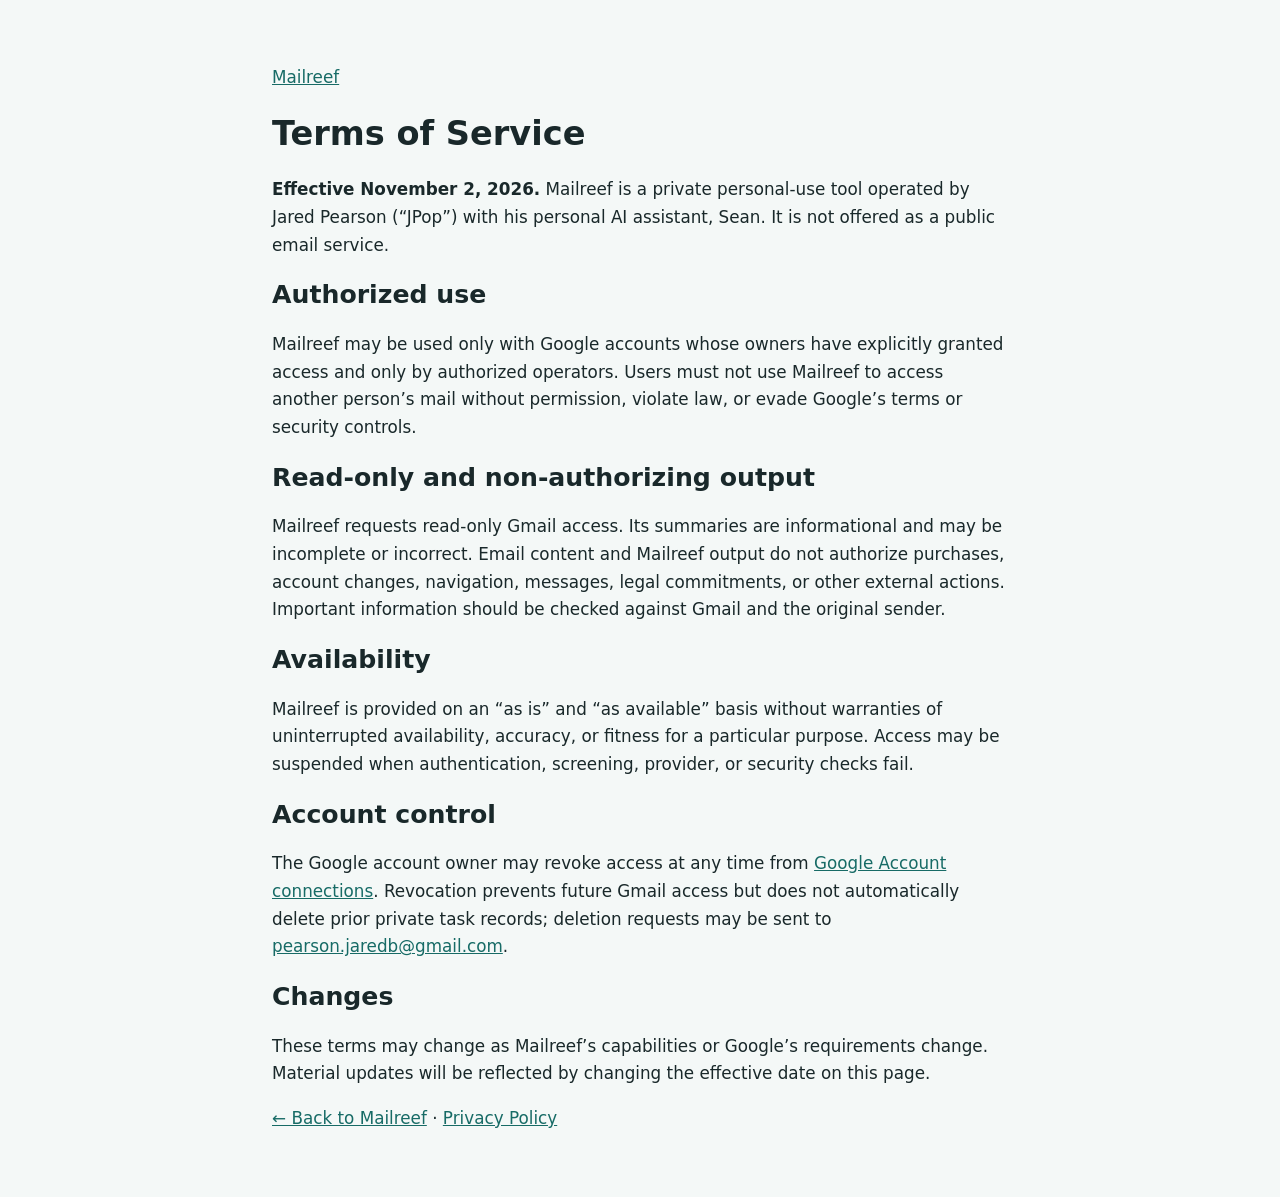
<file: mailreef/terms/index.html>
<!doctype html>
<html lang="en">
<head>
  <meta charset="utf-8">
  <meta name="viewport" content="width=device-width, initial-scale=1">
  <meta name="description" content="Terms of service for the Mailreef read-only Gmail screening assistant.">
  <link rel="canonical" href="https://jpop.cloud/mailreef/terms/">
  <title>Terms of Service — Mailreef</title>
  <style>
    body { max-width: 46rem; margin: 4rem auto; padding: 0 1.25rem; color: #19282a; background: #f4f8f7; font: 1.05rem/1.65 system-ui, sans-serif; }
    h1, h2 { line-height: 1.18; }
    a { color: #176b66; }
  </style>
</head>
<body>
  <main>
    <p><a href="/mailreef/">Mailreef</a></p>
    <h1>Terms of Service</h1>
    <p><strong>Effective November 2, 2026.</strong> Mailreef is a private personal-use tool operated by Jared Pearson (“JPop”) with his personal AI assistant, Sean. It is not offered as a public email service.</p>

    <h2>Authorized use</h2>
    <p>Mailreef may be used only with Google accounts whose owners have explicitly granted access and only by authorized operators. Users must not use Mailreef to access another person’s mail without permission, violate law, or evade Google’s terms or security controls.</p>

    <h2>Read-only and non-authorizing output</h2>
    <p>Mailreef requests read-only Gmail access. Its summaries are informational and may be incomplete or incorrect. Email content and Mailreef output do not authorize purchases, account changes, navigation, messages, legal commitments, or other external actions. Important information should be checked against Gmail and the original sender.</p>

    <h2>Availability</h2>
    <p>Mailreef is provided on an “as is” and “as available” basis without warranties of uninterrupted availability, accuracy, or fitness for a particular purpose. Access may be suspended when authentication, screening, provider, or security checks fail.</p>

    <h2>Account control</h2>
    <p>The Google account owner may revoke access at any time from <a href="https://myaccount.google.com/connections">Google Account connections</a>. Revocation prevents future Gmail access but does not automatically delete prior private task records; deletion requests may be sent to <a href="mailto:pearson.jaredb@gmail.com">pearson.jaredb@gmail.com</a>.</p>

    <h2>Changes</h2>
    <p>These terms may change as Mailreef’s capabilities or Google’s requirements change. Material updates will be reflected by changing the effective date on this page.</p>

    <p><a href="/mailreef/">← Back to Mailreef</a> · <a href="/mailreef/privacy/">Privacy Policy</a></p>
  </main>
</body>
</html>
</file>
<file: styles.css>
:root{color-scheme:dark;--bg:#09080d;--panel:#111017;--ink:#f5f1e8;--muted:#aaa4b4;--line:rgba(255,255,255,.14);--lime:#c6ff46;--coral:#ff684d;--pink:#ff5fa2;--blue:#62d5ff;--violet:#8b69ff;--yellow:#ffd948;--font:"Bricolage Grotesque",system-ui,sans-serif;--mono:"DM Mono",ui-monospace,monospace}
*{box-sizing:border-box}html{scroll-behavior:smooth;-webkit-text-size-adjust:100%;text-size-adjust:100%;overflow-x:hidden}body{margin:0;background:var(--bg);color:var(--ink);font-family:var(--font);line-height:1.5;overflow-x:hidden}a{color:inherit}button,input{font:inherit}.shell{width:min(1280px,calc(100% - 56px));margin-inline:auto}.skip-link{position:fixed;top:-100px;left:20px;z-index:200;padding:12px 18px;background:var(--lime);color:#09080d;font-weight:800}.skip-link:focus{top:20px}.ambient{position:fixed;z-index:-1;border-radius:50%;filter:blur(120px);opacity:.16;pointer-events:none}.ambient-a{width:520px;height:520px;top:-220px;left:-160px;background:var(--violet)}.ambient-b{width:460px;height:460px;right:-200px;top:38vh;background:var(--coral)}
.site-header{position:fixed;inset:0 0 auto;z-index:50;border-bottom:1px solid transparent;background:rgba(9,8,13,.55);backdrop-filter:blur(20px);transition:.25s ease}.site-header.is-scrolled{border-color:var(--line);background:rgba(9,8,13,.9)}.nav{min-height:82px;display:flex;align-items:center;justify-content:space-between;gap:28px}.wordmark{display:flex;align-items:center;gap:12px;text-decoration:none}.wordmark-mark{width:42px;height:42px;display:grid;place-items:center;border-radius:50%;background:var(--lime);color:#09080d;font-weight:900;letter-spacing:-.08em}.wordmark>span:last-child{display:grid;line-height:1.1}.wordmark strong{font-size:.9rem;letter-spacing:.08em}.wordmark small{color:var(--muted);font-family:var(--mono);font-size:.75rem}.nav-links{display:flex;align-items:center;gap:28px}.nav-links>a{color:#d7d2dd;text-decoration:none;font-size:.9rem;font-weight:650}.nav-links>a:hover{color:var(--lime)}.command-button{display:flex;align-items:center;gap:7px;border:1px solid var(--line);border-radius:99px;padding:9px 13px;background:rgba(255,255,255,.05);color:var(--ink);cursor:pointer}.command-button kbd{font-family:var(--mono);font-size:.7rem}.command-button span{font-size:.75rem;color:var(--muted)}body.menu-open{overflow:hidden}.menu-button{display:none;border:1px solid var(--line);border-radius:99px;padding:8px 12px;background:none;color:var(--ink)}
.hero{position:relative;min-height:clamp(720px,82svh,860px);display:flex;flex-direction:column;justify-content:center;padding-top:118px;padding-bottom:70px}.kicker,.mono-label,.portal-index{font-family:var(--mono);font-size:.72rem;letter-spacing:.12em;text-transform:uppercase}.kicker{display:flex;align-items:center;gap:10px;color:#d2ccd9}.live-dot{width:9px;height:9px;border-radius:50%;background:var(--lime);box-shadow:0 0 18px var(--lime);animation:pulse 2s ease infinite}.hero h1{position:relative;z-index:2;margin:26px 0 0;font-size:clamp(4.8rem,11.3vw,10.6rem);line-height:.78;letter-spacing:-.075em;font-weight:700;max-width:1180px}.hero h1 em{display:inline-block;color:transparent;font-style:normal;-webkit-text-stroke:2px var(--ink);transform:translateX(clamp(0px,6vw,80px))}.hero-bottom{position:relative;z-index:2;display:grid;grid-template-columns:minmax(320px,620px) auto;align-items:end;justify-content:space-between;gap:60px;margin-top:70px}.hero-lede{margin:0;color:#c5bfca;font-size:clamp(1.15rem,2vw,1.55rem);line-height:1.5}.hero-actions{display:flex;flex-wrap:wrap;gap:12px}.button{display:inline-flex;justify-content:space-between;align-items:center;gap:24px;min-width:205px;padding:15px 18px;border:1px solid var(--line);border-radius:4px;text-decoration:none;font-weight:700;transition:.2s ease}.button:hover{transform:translateY(-3px)}.button-signal{background:var(--lime);border-color:var(--lime);color:#09080d}.button-ghost{background:rgba(255,255,255,.04)}.scroll-note{position:absolute;right:28px;bottom:20px;margin:0;color:#6f6977;font-family:var(--mono);font-size:.75rem;writing-mode:vertical-rl}.scroll-note span{color:var(--lime);margin-top:8px}.hero-orbit{position:absolute;width:min(43vw,580px);aspect-ratio:1;right:-5%;top:14%;opacity:.48}.orbit{position:absolute;inset:0;border:1px solid rgba(198,255,70,.35);border-radius:50%;transform:rotate(-18deg) scaleY(.45)}.orbit-two{inset:12%;border-color:rgba(98,213,255,.35);transform:rotate(30deg) scaleY(.6)}.orbit-dot{position:absolute;width:12px;height:12px;border-radius:50%;background:var(--coral);box-shadow:0 0 22px currentColor}.dot-one{top:21%;right:10%;color:var(--coral)}.dot-two{bottom:22%;left:16%;background:var(--blue);color:var(--blue)}.dot-three{top:48%;right:42%;width:5px;height:5px;background:var(--lime);color:var(--lime)}
.crew-wrap{padding:28px 0 44px;border-top:1px solid var(--line)}.crew-heading{display:flex;align-items:center;justify-content:space-between;margin-bottom:20px;color:var(--muted)}.crew-heading p{margin:0}.mono-label{color:var(--lime)}.crew-rail{display:grid;grid-template-columns:repeat(3,1fr);gap:10px}.crew-card{position:relative;min-width:0;display:grid;grid-template-columns:58px 1fr 24px 18px;align-items:center;gap:14px;padding:13px;border:1px solid var(--line);background:rgba(255,255,255,.035);border-radius:7px;text-decoration:none;overflow:hidden;transition:.22s ease}.crew-card:before{content:"";position:absolute;inset:auto 0 0;height:3px;background:var(--blue);transform:scaleX(0);transform-origin:left;transition:.25s ease}.crew-card:hover{transform:translateY(-4px);border-color:rgba(255,255,255,.35);background:rgba(255,255,255,.065)}.crew-card:hover:before{transform:scaleX(1)}.crew-sean:before{background:var(--coral)}.crew-clawdia:before{background:var(--violet)}.crew-card img{width:58px;height:58px;border-radius:50%;object-fit:cover;border:1px solid rgba(255,255,255,.2)}.crew-copy{display:grid;min-width:0}.crew-copy small{color:var(--muted);font-family:var(--mono);font-size:.75rem;white-space:nowrap}.crew-copy strong{font-size:1.2rem;white-space:nowrap;overflow:hidden;text-overflow:ellipsis}.github-mark{width:23px;color:#bdb7c4}.arrow{font-size:1.1rem}
.stars{padding:80px 0 130px}.section-intro{margin-bottom:70px}.section-intro h2,.workshop-heading h2,.about h2,.closing h2{margin:14px 0 0;font-size:clamp(3.3rem,7.2vw,7.2rem);line-height:.88;letter-spacing:-.06em}.portal{min-height:680px;display:grid;grid-template-columns:1fr 1fr;margin-bottom:26px;border-radius:14px;overflow:hidden}.portal-copy{padding:clamp(38px,6vw,82px);display:flex;flex-direction:column;align-items:flex-start;justify-content:center}.portal-copy h3{margin:18px 0 28px;font-size:clamp(4rem,8vw,8rem);line-height:.75;letter-spacing:-.075em}.portal-copy>p:not(.portal-index){max-width:600px;margin:0;color:rgba(9,8,13,.86);font-size:1.16rem}.portal-index{margin:0;font-weight:500}.portal-link{display:flex;justify-content:space-between;align-items:center;gap:40px;width:min(100%,440px);margin-top:34px;padding:16px 0;border-top:2px solid currentColor;border-bottom:2px solid currentColor;text-decoration:none;font-weight:800}.portal-link:hover span{transform:translate(3px,-3px)}.portal-chat{background:linear-gradient(135deg,#ff7459,#ff4e91 55%,#ae62ff);color:#0b0910}.privacy-list{display:grid;gap:9px;margin:26px 0 0;padding:0;list-style:none}.privacy-list li{position:relative;padding-left:20px;font-size:.82rem}.privacy-list li:before{content:"✦";position:absolute;left:0;top:1px;font-size:.75rem}.chat-stage{position:relative;display:grid;place-items:center;min-height:520px;background:radial-gradient(circle at 50% 50%,rgba(255,255,255,.2),transparent 60%),repeating-linear-gradient(90deg,rgba(9,8,13,.08) 0 1px,transparent 1px 38px),repeating-linear-gradient(0deg,rgba(9,8,13,.08) 0 1px,transparent 1px 38px)}.chat-window{width:min(84%,510px);padding-bottom:18px;border:1px solid rgba(9,8,13,.3);border-radius:14px;background:rgba(12,10,16,.88);box-shadow:0 35px 80px rgba(23,5,25,.35);color:var(--ink);transform:rotate(2deg)}.window-bar{display:flex;align-items:center;gap:6px;padding:12px 15px;border-bottom:1px solid rgba(255,255,255,.12)}.window-bar>span{width:8px;height:8px;border-radius:50%;background:var(--coral)}.window-bar>span:nth-child(2){background:var(--yellow)}.window-bar>span:nth-child(3){background:var(--lime)}.window-bar strong{margin-left:auto;font-family:var(--mono);font-size:.75rem;color:var(--muted)}.chat-bubble{width:max-content;max-width:76%;margin:20px;padding:12px 15px;border-radius:14px;background:#292530;font-size:.9rem}.from-human{margin-left:auto;background:#484052}.from-sean{background:rgba(255,104,77,.18);border:1px solid rgba(255,104,77,.36)}.from-sean i{font-style:normal}.privacy-shield{display:grid;grid-template-columns:32px 1fr auto;align-items:center;gap:10px;margin:28px 18px 0;padding:13px;border:1px solid rgba(198,255,70,.32);border-radius:8px;background:rgba(198,255,70,.07)}.privacy-shield>span{font-size:1.4rem;color:var(--lime)}.privacy-shield div{display:grid}.privacy-shield small{color:var(--muted)}.privacy-shield b{color:var(--lime);font-family:var(--mono);font-size:.75rem}.float-tag{position:absolute;padding:8px 10px;background:#09080d;color:var(--ink);font-family:var(--mono);font-size:.75rem}.tag-private{top:14%;left:4%;transform:rotate(-7deg)}.tag-live{right:4%;bottom:13%;background:var(--lime);color:#09080d;transform:rotate(6deg)}.portal-sean{grid-template-columns:1.08fr .92fr;background:#14131a;border:1px solid rgba(255,255,255,.15)}.portal-sean .portal-copy>p:not(.portal-index){color:#bcb6c4}.portal-sean .portal-index{color:var(--blue)}.portal-sean h3{color:var(--ink);font-size:clamp(5.8rem,13vw,12rem)}.sean-portrait{position:relative;min-height:600px;overflow:hidden}.sean-portrait img{width:100%;height:100%;object-fit:cover;filter:saturate(1.08) contrast(1.06)}.sean-portrait:after{content:"";position:absolute;inset:0;background:linear-gradient(90deg,transparent 70%,#14131a),linear-gradient(0deg,rgba(9,8,13,.45),transparent 45%)}.portrait-scan{position:absolute;inset:0;z-index:1;background:repeating-linear-gradient(0deg,transparent 0 3px,rgba(255,255,255,.025) 3px 4px);pointer-events:none}.status-chip{position:absolute;z-index:2;left:24px;bottom:24px;display:flex;align-items:center;gap:8px;padding:8px 11px;border:1px solid rgba(255,255,255,.25);border-radius:99px;background:rgba(9,8,13,.75);backdrop-filter:blur(10px);font-family:var(--mono);font-size:.75rem}.status-chip i{width:7px;height:7px;border-radius:50%;background:var(--lime);box-shadow:0 0 10px var(--lime)}.sean-receipt{display:flex;align-items:center;gap:15px;margin-top:28px}.sean-receipt strong{font-size:3.4rem;line-height:1;color:var(--blue)}.sean-receipt span{color:var(--muted);font-family:var(--mono);font-size:.75rem;text-transform:uppercase}.portal-sean .portal-link{color:var(--ink)}
.workshop{padding:130px 0;background:#e9e4d9;color:#17151b}.workshop .mono-label{color:#6c3dff}.workshop-heading{display:grid;grid-template-columns:1.5fr .7fr;align-items:end;gap:60px;margin-bottom:50px}.workshop-heading>p{margin:0;color:#57515f;font-size:1.05rem}.filter-row{display:flex;flex-wrap:wrap;gap:8px;margin-bottom:24px}.filter{min-height:44px;padding:9px 14px;border:1px solid rgba(23,21,27,.24);border-radius:99px;background:transparent;color:#36313d;cursor:pointer;font-size:.8rem;font-weight:700}.filter:hover,.filter.is-active{background:#17151b;color:#f5f1e8}.project-grid{display:grid;grid-template-columns:repeat(4,1fr);gap:12px}.door{position:relative;min-height:310px;display:flex;flex-direction:column;padding:24px;border:1px solid rgba(23,21,27,.16);border-radius:10px;background:#f6f2e8;color:#17151b;text-decoration:none;overflow:hidden;transition:transform .2s ease,box-shadow .2s ease}.door:hover{transform:translateY(-6px)!important;box-shadow:0 20px 50px rgba(31,24,41,.15)}.door[hidden]{display:none}.door-wide{grid-column:span 2}.door-top{position:relative;z-index:2;display:flex;justify-content:space-between;font-family:var(--mono)}.door-top small{font-size:.75rem}.door-top b{font-size:1.2rem}.door>strong{position:relative;z-index:2;margin-top:auto;font-size:clamp(2rem,4vw,4rem);line-height:.85;letter-spacing:-.055em}.door>p{position:relative;z-index:2;max-width:360px;margin:14px 0 0;color:rgba(23,21,27,.84)}.door-game{background:#c6ff46}.door-art{position:absolute;right:4%;top:20%;display:grid;grid-template-columns:repeat(3,42px);grid-template-rows:repeat(3,42px);gap:6px;transform:rotate(-8deg)}.door-art i{border-radius:50%;background:#17151b}.door-art i:nth-child(3),.door-art i:nth-child(5),.door-art i:nth-child(7){background:#ff684d}.door-trip{background:#ff684d}.stamp{position:absolute;right:22px;top:70px;display:grid;place-items:center;width:94px;height:94px;border:2px dashed #17151b;border-radius:50%;font-family:var(--mono);font-size:1.2rem;text-align:center;transform:rotate(10deg)}.door-trip-alt{background:#ffe073}.route-line{position:absolute;right:-12px;top:90px;font-family:var(--mono);font-size:.75rem;transform:rotate(-7deg)}.door-edge{background:#17151b;color:#f5f1e8}.door-edge p{color:#aaa4b4}.edge-grid{position:absolute;width:150px;height:150px;right:-30px;top:60px;background:repeating-linear-gradient(90deg,var(--blue) 0 1px,transparent 1px 25px),repeating-linear-gradient(0deg,var(--blue) 0 1px,transparent 1px 25px);transform:rotate(15deg);opacity:.5}.door-fio{background:#62d5ff}.qr{position:absolute;right:20px;top:70px;width:90px;height:90px;background:conic-gradient(#17151b 0 25%,transparent 0 50%,#17151b 0 75%,transparent 0),repeating-linear-gradient(90deg,#17151b 0 7px,transparent 7px 14px);opacity:.72}.door-lab{background:#8b69ff;color:#fff}.door-lab p{color:#fff}.lab-orb{position:absolute;width:130px;height:130px;right:-15px;top:50px;border-radius:50%;background:radial-gradient(circle at 35% 30%,#fff,transparent 12%),radial-gradient(circle at 40% 35%,#ff5fa2,#301267 70%);box-shadow:0 0 60px rgba(255,95,162,.7)}.door-utility{min-height:220px}.door-utility>strong{font-size:2.2rem}
.filter-status{margin:0 0 18px;color:#6b6470;font:500 .7rem var(--mono);letter-spacing:.06em;text-transform:uppercase}.door{transition:transform .2s ease,box-shadow .2s ease,opacity .22s ease}.door.is-filtering-out,.door.is-filtering-in{opacity:0;pointer-events:none;transform:translateY(10px) scale(.97)!important}.door.is-layout-moving{transition:none!important;transform:translate(var(--filter-x),var(--filter-y))!important}
.about{display:grid;grid-template-columns:1.15fr .85fr;gap:clamp(70px,10vw,160px);padding-top:150px;padding-bottom:150px}.about h2 em,.closing h2 em{color:var(--violet);font-style:normal}.about-copy{padding-top:38px}.about-copy p{color:#b7b0bd;font-size:1.06rem}.about-copy .about-lede{color:var(--ink);font-size:clamp(1.5rem,2.6vw,2.1rem);line-height:1.3}.credentials{margin-top:35px;border-top:1px solid var(--line);border-bottom:1px solid var(--line)}.credentials summary{padding:14px 0;cursor:pointer;font-weight:700}.credentials div{display:grid;padding-bottom:12px}.credentials span{padding:9px 0;color:#d2ccd7;font-size:.9rem}.closing{padding:130px 0;background:var(--lime);color:#09080d}.closing .mono-label{color:#09080d}.closing-inner{text-align:center}.closing h2{font-size:clamp(4rem,10vw,9.5rem)}.closing h2 em{color:transparent;-webkit-text-stroke:2px #09080d}.closing-links{display:flex;justify-content:center;flex-wrap:wrap;gap:10px;margin-top:54px}.closing-links a{padding:13px 17px;border:2px solid #09080d;text-decoration:none;font-weight:800}.closing-links a:hover{background:#09080d;color:var(--lime)}.footer{min-height:100px;display:flex;align-items:center;justify-content:space-between;color:#aaa4b4;font-family:var(--mono);font-size:.75rem}
.command-dialog{width:min(720px,calc(100% - 30px));padding:0;border:1px solid rgba(255,255,255,.2);border-radius:12px;background:#121017;color:var(--ink);box-shadow:0 30px 100px rgba(0,0,0,.7)}.command-dialog::backdrop{background:rgba(5,4,8,.78);backdrop-filter:blur(10px)}.command-shell{padding:18px}.command-head{display:flex;justify-content:space-between;align-items:center;margin-bottom:14px}.command-head label{font-weight:750}.command-head button{min-width:44px;min-height:44px;border:1px solid var(--line);border-radius:5px;background:none;color:var(--muted);font-family:var(--mono);font-size:.75rem}.command-shell input{width:100%;padding:16px;border:1px solid var(--line);border-radius:7px;background:#09080d;color:var(--ink);outline:none}.command-shell input:focus{border-color:var(--lime);box-shadow:0 0 0 3px rgba(198,255,70,.12)}.command-results{display:grid;max-height:430px;overflow:auto;margin-top:10px}.command-results a{display:flex;justify-content:space-between;align-items:center;padding:12px;border-radius:6px;text-decoration:none}.command-results a:hover,.command-results a:focus{background:rgba(255,255,255,.07)}.command-results a span{display:grid}.command-results small{color:var(--muted)}.command-results b{color:var(--lime)}.empty-result{padding:18px;color:var(--muted)}
:focus-visible{outline:3px solid var(--lime);outline-offset:4px}@keyframes pulse{50%{opacity:.45;transform:scale(.82)}}
@media(max-width:960px){.hero h1 em{transform:none}.hero-bottom,.workshop-heading,.about{grid-template-columns:1fr}.crew-rail{grid-template-columns:1fr}.crew-card{grid-template-columns:58px 1fr 24px 18px}.portal,.portal-sean{grid-template-columns:1fr}.portal-sean .sean-portrait{order:2}.project-grid{grid-template-columns:repeat(2,1fr)}.door-wide{grid-column:span 2}.about-copy{padding-top:0}}
@media(max-width:680px){.shell{width:min(100% - 28px,560px)}.nav{min-height:68px}.wordmark-mark{width:37px;height:37px}.menu-button{display:flex;gap:8px}.menu-button[aria-expanded="true"] span:last-child{transform:rotate(45deg)}.nav-links{position:absolute;inset:68px 0 auto;display:none;padding:16px 14px 22px;border-bottom:1px solid var(--line);background:#09080d}.nav-links.is-open{display:grid;gap:0}.nav-links>a{padding:13px 5px;border-bottom:1px solid var(--line);font-size:1rem}.command-button{margin-top:14px;justify-content:center}.hero{min-height:820px;padding-top:125px;padding-bottom:70px}.hero h1{font-size:clamp(4rem,19vw,6.2rem);line-height:.82}.hero h1 em{-webkit-text-stroke:1px var(--ink)}.hero-bottom{margin-top:46px;gap:28px}.hero-actions{display:grid}.button{width:100%}.hero-orbit{width:90vw;right:-35%;top:22%}.scroll-note{display:none}.crew-heading{align-items:flex-start;gap:20px}.crew-heading>p:last-child{max-width:190px;text-align:right;font-size:.8rem}.crew-rail{display:flex;overflow-x:auto;scroll-snap-type:x mandatory;padding-bottom:10px}.crew-card{min-width:88%;scroll-snap-align:start}.stars{padding:90px 0}.section-intro{margin-bottom:44px}.portal{min-height:auto;margin-bottom:16px}.portal-copy{padding:40px 24px}.portal-copy h3{font-size:4.7rem}.chat-stage,.sean-portrait{min-height:430px}.chat-window{width:92%;transform:none}.float-tag{display:none}.workshop{padding:90px 0}.filter-row{flex-wrap:nowrap;overflow-x:auto;padding-bottom:8px}.filter{flex:0 0 auto}.project-grid{grid-template-columns:1fr}.door,.door-wide{grid-column:auto;min-height:280px}.door-art{opacity:.65}.about{gap:30px;padding-top:90px;padding-bottom:90px}.closing{padding:90px 0}.closing h2 em{-webkit-text-stroke:1px #09080d}.closing-links{display:grid}.footer{min-height:150px;align-items:flex-start;justify-content:center;flex-direction:column;gap:7px}}
.privacy-heading{margin-top:28px!important;font-family:var(--mono);font-size:.78rem!important;font-weight:700;letter-spacing:.08em;text-transform:uppercase}.privacy-list{margin-top:12px;padding-top:18px;border-top:1px solid rgba(9,8,13,.22)}
@media(max-width:680px){.menu-button{align-items:center;min-height:44px}.command-button{min-height:44px}.command-button span{display:none}.hero{min-height:auto;padding-top:106px;padding-bottom:48px}.hero h1{font-size:min(4rem,16.5vw);line-height:.84}.hero h1 em{display:inline;letter-spacing:-.05em;-webkit-text-stroke:1.5px var(--ink)}.hero-bottom{margin-top:30px;gap:20px}.hero-lede{font-size:1.05rem;line-height:1.45}.hero-orbit{right:-42%;top:3%;opacity:.28}.kicker,.mono-label,.portal-index{font-size:.8rem}.crew-wrap{padding:24px 0 42px}.crew-rail{width:100%;scroll-padding-inline:14px;padding:0 14px 10px}.stars{padding:64px 0}.section-intro{margin-bottom:32px}.section-intro h2 br{display:none}.portal-copy{padding:36px 24px}.portal-copy h3{font-size:4.35rem}.portal-chat .chat-stage{order:-1;min-height:290px}.chat-window{transform:rotate(1.5deg)}.privacy-list li{font-size:.9rem;line-height:1.4}.portal-sean{border-color:rgba(255,104,77,.4)}.portal-sean .sean-portrait{order:0;min-height:0;aspect-ratio:1}.sean-portrait:after{background:linear-gradient(0deg,#14131a,rgba(20,19,26,0) 45%)}.portal-sean .portal-index,.sean-receipt strong{color:var(--coral)}.workshop{padding:64px 0}.workshop-heading{gap:18px;margin-bottom:28px}.filter-row{flex-wrap:wrap;overflow:visible;padding-bottom:0}.project-grid{grid-template-columns:1fr}.door,.door-wide{grid-column:auto;min-height:230px}.door>strong{font-size:2.4rem}.door-art{opacity:.65;transform:scale(.78) rotate(-8deg);transform-origin:top right}.door-utility{min-height:150px}.door-utility>strong{font-size:1.65rem}.about{padding-top:64px;padding-bottom:64px}.closing{padding:64px 0}.door,.button,.crew-card{-webkit-tap-highlight-color:transparent}.door:active,.button:active,.crew-card:active{transform:scale(.985)}}
@media(prefers-reduced-motion:reduce){html{scroll-behavior:auto}.live-dot{animation:none}.portal,.door,.about-title,.about-copy{opacity:1;transform:none;transition:none}.button,.crew-card,.door{transition:none}}

/* Keep the hero title anchored below navigation instead of vertically drifting on tall screens. */
@media(min-width:681px){.hero{justify-content:flex-start;padding-top:106px}}

/* Quick Looks preserve the existing workshop while adding object continuity. */
:root{--motion-fast:.2s;--motion-object:.38s;--motion-ease:cubic-bezier(.2,.75,.25,1)}
[data-project]{cursor:pointer}
[data-project-media]{transition:transform var(--motion-object) var(--motion-ease)}
.portal-link[data-project]:hover+[data-project-media],.door[data-project]:hover [data-project-media]{transform:scale(1.035)}
.quick-dialog{width:min(1060px,calc(100% - 32px));max-height:min(760px,calc(100svh - 32px));padding:0;border:1px solid var(--line);border-radius:15px;background:#121018;color:var(--ink);overflow:hidden}
.quick-dialog::backdrop{background:rgba(2,2,5,.82);backdrop-filter:blur(10px)}
.quick-dialog[open]{display:grid;grid-template-columns:1.15fr .85fr}
.quick-close{position:absolute;z-index:2;right:15px;top:15px;min-width:44px;min-height:44px;border:1px solid rgba(255,255,255,.3);border-radius:99px;background:rgba(9,8,13,.72);color:#fff;cursor:pointer}
.quick-media{min-height:600px}.quick-media img{width:100%;height:100%;object-fit:cover}
.quick-copy{display:flex;flex-direction:column;justify-content:center;padding:54px 42px}.quick-copy h2{margin:12px 0;font-size:clamp(3.5rem,6vw,6.8rem);line-height:.83;letter-spacing:-.06em}.quick-copy>p:not(.mono-label){color:#c2bbc8;font-size:1.05rem}.quick-copy ul{display:grid;gap:8px;margin:18px 0 32px;padding:0;list-style:none;color:#d9d3df}.quick-copy li:before{content:"✦";margin-right:9px;color:var(--lime)}.quick-copy .button{align-self:flex-start}
@supports (view-transition-name:quick-look-image){::view-transition-old(quick-look-image),::view-transition-new(quick-look-image),::view-transition-old(quick-look-title),::view-transition-new(quick-look-title){animation-duration:var(--motion-object);animation-timing-function:var(--motion-ease)}}
@media(max-width:900px){.quick-dialog[open]{grid-template-columns:1fr;overflow:auto}.quick-media{min-height:300px;max-height:42svh}}
@media(max-width:620px){.quick-dialog{max-height:calc(100svh - 20px)}.quick-media{min-height:230px}.quick-copy{padding:34px 22px}.quick-copy h2{font-size:3.7rem}}
@media(prefers-reduced-motion:reduce){[data-project-media]{transition:none}::view-transition-old(quick-look-image),::view-transition-new(quick-look-image),::view-transition-old(quick-look-title),::view-transition-new(quick-look-title){animation:none}}

/* Living workshop: preserve the orbit composition, add quiet motion. */
.orbit-one{animation:orbit-one-turn 22s linear infinite}
.orbit-two{animation:orbit-two-turn 28s linear infinite reverse}
.dot-one{animation:orbit-dot-breathe 4.8s ease-in-out infinite}
.dot-two{animation:orbit-dot-breathe 5.6s ease-in-out -1.8s infinite}
.dot-three{animation:orbit-dot-breathe 4.2s ease-in-out -2.4s infinite}
@keyframes orbit-one-turn{to{transform:rotate(342deg) scaleY(.45)}}
@keyframes orbit-two-turn{to{transform:rotate(390deg) scaleY(.6)}}
@keyframes orbit-dot-breathe{50%{opacity:.55;filter:brightness(1.35);scale:.82}}

/* Keep each door's icon animation; reveal the deeper interaction as a second beat. */
.preview-cue{position:absolute;z-index:3;right:20px;bottom:20px;display:flex;align-items:center;gap:9px;padding:9px 11px;border:1px solid currentColor;border-radius:99px;background:rgba(246,242,232,.9);color:#17151b;font:700 .7rem var(--mono);letter-spacing:.04em;text-transform:uppercase;opacity:0;transform:translateY(8px);transition:opacity .2s ease,transform .2s ease}
.door-edge .preview-cue{background:rgba(23,21,27,.88);color:var(--blue)}
.door[data-project]:is(:hover,:focus-visible) .preview-cue{opacity:1;transform:translateY(0)}
.door-edge{border-color:rgba(98,213,255,.38);box-shadow:inset 0 0 0 1px rgba(98,213,255,.06)}
.door-edge>strong{max-width:70%;font-size:clamp(3rem,6vw,6.2rem)}
.door-edge>p{max-width:540px}
.door-edge .edge-grid{width:220px;height:220px;right:2%;top:44px;opacity:.62;transition:transform .45s var(--motion-ease),opacity .25s ease}
.door.door-edge[data-project]:is(:hover,:focus-visible) .edge-grid{transform:rotate(32deg) scale(1.07);opacity:.85}
.door-morty{background:#b9ff42}.door-morty>strong{max-width:65%;font-size:clamp(3rem,6vw,6rem)}.door-morty>p{max-width:540px}.schwifty-portal{position:absolute;width:184px;height:238px;right:10px;top:35px;border-radius:48% 52% 46% 54%;background:radial-gradient(ellipse at 45% 42%,#efff6b 0 12%,#b8ff21 29%,#4ee40f 68%,#0c9f12 100%);border:13px solid #17151b;box-shadow:0 0 0 7px rgba(23,21,27,.18);transform:rotate(5deg);transition:transform .45s var(--motion-ease),filter .45s var(--motion-ease);overflow:hidden}.schwifty-portal:before{content:"";position:absolute;inset:-17%;border:14px solid rgba(23,21,27,.35);border-radius:43% 57% 52% 48%;transform:rotate(22deg)}.schwifty-portal i{position:absolute;left:-12%;width:130%;height:28px;border:7px solid rgba(23,21,27,.36);border-left-color:transparent;border-right-color:transparent;border-radius:50%;transform:rotate(-18deg)}.schwifty-portal i:nth-child(1){top:18%}.schwifty-portal i:nth-child(2){top:44%;transform:rotate(17deg)}.schwifty-portal i:nth-child(3){top:70%;transform:rotate(-10deg)}.schwifty-portal b{position:absolute;width:11px;height:11px;left:21%;top:35%;border-radius:50%;background:#17151b;box-shadow:74px -18px 0 -2px #17151b,92px 88px 0 2px #17151b,-4px 119px 0 -3px #17151b}.door-morty:is(:hover,:focus-visible) .schwifty-portal{filter:saturate(1.15);transform:rotate(12deg) scale(1.05)}
@media(min-width:961px){.door-balance{grid-column:span 2}}

/* A quiet desktop/tablet route map; anchors remain useful without JavaScript. */
.progress-rail{position:fixed;z-index:40;top:50%;right:18px;display:grid;gap:7px;width:48px;padding:10px 7px;border:1px solid rgba(255,255,255,.14);border-radius:9px;background:rgba(9,8,13,.72);box-shadow:0 14px 35px rgba(0,0,0,.18);backdrop-filter:blur(14px);transform:translateY(-50%)}
.progress-rail-label{margin:0;color:#777180;font:500 .56rem var(--mono);letter-spacing:.06em;text-align:center}.progress-rail ol{display:grid;gap:3px;margin:0;padding:0;list-style:none}.progress-rail a{position:relative;display:grid;place-items:center;min-width:32px;min-height:32px;padding:5px;color:#908a96;text-decoration:none;font:500 .64rem var(--mono);letter-spacing:.04em;transition:color .2s ease,background .2s ease}.progress-rail a:before{content:"";position:absolute;left:-7px;top:7px;bottom:7px;width:2px;background:var(--lime);opacity:0;transform:scaleY(.4);transition:opacity .2s ease,transform .2s ease}.progress-rail a span{color:#625d68}.progress-rail a strong{position:absolute;width:1px;height:1px;padding:0;margin:-1px;overflow:hidden;clip:rect(0,0,0,0);white-space:nowrap;border:0}.progress-rail a:hover,.progress-rail a:focus-visible,.progress-rail a[aria-current="location"]{color:var(--ink);background:rgba(255,255,255,.07)}.progress-rail a[aria-current="location"]:before{opacity:1;transform:scaleY(1)}.progress-rail a[aria-current="location"] span{color:var(--lime)}

@media(max-width:680px){.preview-cue{position:relative;right:auto;bottom:auto;align-self:flex-start;margin-top:18px;opacity:1;transform:none}.door-edge>strong{max-width:76%;font-size:3rem}.door-edge .edge-grid{width:150px;height:150px;right:-18px;top:54px}.door-morty>strong{max-width:68%;font-size:3rem}.schwifty-portal{width:86px;height:112px;right:12px;top:54px;border-width:7px}.schwifty-portal:before{border-width:7px}.schwifty-portal i{height:14px;border-width:3px}.schwifty-portal b{width:5px;height:5px;box-shadow:34px -8px 0 -1px #17151b,42px 42px 0 1px #17151b,-2px 56px 0 -1px #17151b}}
@media(max-width:1360px){.progress-rail{display:none}}
@media(prefers-reduced-motion:reduce){.orbit-one,.orbit-two,.dot-one,.dot-two,.dot-three{animation:none}.preview-cue,.door-edge .edge-grid,.door-morty .schwifty-portal,.progress-rail a{transition:none}.door.is-filtering-out,.door.is-filtering-in{opacity:1;transform:none!important}.door.is-layout-moving{transition:none!important}}
</file>
<file: nick-and-morty/styles.css>
:root {
  color-scheme: dark;
  --bg: #06100c;
  --panel: #0c1914;
  --panel-2: #11231b;
  --ink: #f3f6e9;
  --muted: #a8b6aa;
  --line: rgba(224, 255, 226, .16);
  --portal: #b9ff42;
  --portal-2: #35f39b;
  --cyan: #62dfff;
  --blue: #67a8ff;
  --yellow: #ffe16a;
  --orange: #ff8e59;
  --pink: #ff77ac;
  --violet: #aa83ff;
  --red: #ff6060;
  --font: "Bricolage Grotesque", system-ui, sans-serif;
  --title-font: "Creepster", "Bricolage Grotesque", system-ui, sans-serif;
  --mono: "DM Mono", ui-monospace, monospace;
}

* { box-sizing: border-box; }
html { scroll-behavior: smooth; overflow-x: hidden; -webkit-text-size-adjust: 100%; text-size-adjust: 100%; }
body { margin: 0; overflow-x: hidden; background: var(--bg); color: var(--ink); font-family: var(--font); line-height: 1.5; }
a { color: inherit; }
button { font: inherit; }
.shell { width: min(1240px, calc(100% - 56px)); margin-inline: auto; }
.skip-link { position: fixed; z-index: 200; top: -100px; left: 20px; padding: 12px 18px; background: var(--portal); color: #06100c; font-weight: 800; }
.skip-link:focus { top: 20px; }

.site-header { position: fixed; z-index: 80; inset: 0 0 auto; border-bottom: 1px solid transparent; background: rgba(6, 16, 12, .62); backdrop-filter: blur(18px); transition: border-color .2s ease, background .2s ease; }
.site-header.is-scrolled { border-color: var(--line); background: rgba(6, 16, 12, .92); }
.nav { min-height: 76px; display: flex; align-items: center; justify-content: space-between; gap: 24px; }
.wordmark { display: flex; align-items: center; gap: 12px; text-decoration: none; }
.wordmark-mark { width: 42px; height: 42px; display: grid; place-items: center; border-radius: 50%; background: var(--portal); color: #06100c; font-weight: 900; letter-spacing: -.08em; }
.wordmark > span:last-child { display: grid; line-height: 1.1; }
.wordmark strong { font-size: .9rem; letter-spacing: .08em; }
.wordmark small { color: var(--muted); font: .72rem var(--mono); }
.nav-links { display: flex; align-items: center; gap: 25px; }
.nav-links a { color: #dce5dc; text-decoration: none; font-size: .9rem; font-weight: 700; }
.nav-links a:hover { color: var(--portal); }
.nav-links .nav-primary { padding: 9px 13px; border: 1px solid rgba(185, 255, 66, .42); border-radius: 99px; color: var(--portal); }
.menu-button { display: none; min-height: 44px; align-items: center; gap: 8px; border: 1px solid var(--line); border-radius: 99px; padding: 8px 12px; background: transparent; color: var(--ink); }
body.menu-open { overflow: hidden; }

.hero { position: relative; min-height: 980px; display: grid; grid-template-columns: minmax(0, .84fr) minmax(560px, 1.16fr); align-items: center; gap: clamp(34px, 5vw, 72px); padding-top: 122px; padding-bottom: 82px; overflow: clip; }
.hero:before { content: ""; position: absolute; z-index: -1; width: 600px; height: 600px; left: -260px; top: -250px; border-radius: 50%; background: rgba(98, 223, 255, .15); filter: blur(120px); }
.hero-copy { position: relative; z-index: 2; }
.eyebrow, .section-tag, .role, .boundary { font-family: var(--mono); letter-spacing: .1em; text-transform: uppercase; }
.eyebrow { display: flex; align-items: center; gap: 10px; margin: 0; color: #c9d6cc; font-size: .72rem; }
.eyebrow span { width: 8px; height: 8px; border-radius: 50%; background: var(--portal); box-shadow: 0 0 18px var(--portal); animation: pulse 2.2s ease-in-out infinite; }
.hero h1 { display: grid; width: max-content; margin: 28px 0 30px; color: var(--portal); font-family: var(--title-font); font-size: clamp(5rem, 7.7vw, 7.2rem); font-weight: 400; line-height: .79; letter-spacing: .015em; text-transform: uppercase; text-shadow: 4px 5px 0 #6b3fc9, 0 0 28px rgba(185, 255, 66, .32); }
.hero h1 span:last-child { color: inherit; -webkit-text-stroke: 0; }
.hero-lede { max-width: 710px; margin: 0; color: #c1cec3; font-size: clamp(1.2rem, 2vw, 1.55rem); line-height: 1.5; }
.hero-actions, .official-actions { display: flex; flex-wrap: wrap; gap: 12px; margin-top: 34px; }
.button { display: inline-flex; align-items: center; justify-content: space-between; gap: 28px; min-width: 220px; padding: 15px 18px; border: 1px solid var(--line); border-radius: 5px; text-decoration: none; font-weight: 800; transition: transform .2s ease, border-color .2s ease; }
.button:hover { transform: translateY(-3px); }
.button-primary { border-color: var(--portal); background: var(--portal); color: #06100c; }
.button-secondary { background: rgba(255, 255, 255, .04); }
.credit { max-width: 640px; margin: 28px 0 0; color: #7f9184; font: .74rem/1.6 var(--mono); text-transform: uppercase; }
.credit strong { color: #b9c6bc; }

.atlas-portrait { display: block; background-image: url("/assets/nick-morty-cast-atlas-v2.avif"); background-repeat: no-repeat; background-size: 400% 200%; }
.portrait-nick { background-position: 0 0; }
.portrait-morty { background-position: 33.333% 0; }
.portrait-summer { background-position: 66.667% 0; }
.portrait-beth { background-position: 100% 0; }
.portrait-jerry { background-position: 0 100%; }
.portrait-meeseeks { background-position: 33.333% 100%; }
.portrait-birdperson { background-position: 66.667% 100%; }
.portrait-citadel { background-position: 100% 100%; }

.cable-stage { position: relative; min-width: 0; padding: 13px; border: 1px solid rgba(185, 255, 66, .34); border-radius: 24px; background: #07110f; box-shadow: 0 38px 100px rgba(0, 0, 0, .46), inset 0 0 60px rgba(53, 243, 155, .045); overflow: hidden; isolation: isolate; }
.cable-stage:after { content: ""; position: absolute; z-index: 8; inset: 0; pointer-events: none; opacity: .12; background: repeating-linear-gradient(0deg, transparent 0 3px, rgba(255, 255, 255, .09) 4px); mix-blend-mode: screen; }
.cable-topline { min-height: 40px; display: flex; align-items: center; justify-content: space-between; gap: 16px; padding: 0 7px 10px; color: #83958a; font: .59rem var(--mono); letter-spacing: .08em; }
.cable-topline span { display: flex; align-items: center; gap: 8px; color: var(--portal); }
.cable-topline i { width: 7px; height: 7px; border-radius: 50%; background: var(--portal); box-shadow: 0 0 14px var(--portal); animation: pulse 2.2s ease-in-out infinite; }
.cable-topline b { font-weight: 500; }
.channel-hint { position: relative; z-index: 4; max-height: 28px; display: flex; align-items: center; gap: 8px; margin: -2px 7px 9px; overflow: hidden; color: #dce9df; font: .62rem var(--mono); letter-spacing: .06em; text-transform: uppercase; transition: max-height .24s ease, margin .24s ease, opacity .18s ease, transform .24s ease; }
.channel-hint span { color: var(--portal); font-size: .88rem; }
.cable-stage.is-discovered .channel-hint { max-height: 0; margin-block: 0; opacity: 0; transform: translateY(-7px); visibility: hidden; }
.channel-map { position: relative; min-height: 500px; border: 1px solid rgba(224, 255, 226, .13); border-radius: 15px; background: radial-gradient(circle at 50% 50%, rgba(53, 243, 155, .08), transparent 42%), linear-gradient(145deg, #0b1814, #07100d); overflow: hidden; }
.channel-map:before { content: ""; position: absolute; z-index: 0; inset: 8% 18%; border: 1px dashed rgba(98, 223, 255, .13); border-radius: 50%; transform: rotate(-8deg); }
.portal-vortex { position: absolute; z-index: 0; left: 50%; top: 50%; width: 235px; height: 360px; pointer-events: none; transform: translate(-50%, -50%); filter: drop-shadow(0 0 24px rgba(113, 255, 20, .42)); }
.portal-vortex svg { width: 100%; height: 100%; overflow: visible; }
.portal-aura { fill: rgba(99, 255, 34, .22); filter: blur(13px); }
.portal-rim { fill: none; stroke: #c8ff28; stroke-width: 24; stroke-linecap: round; stroke-linejoin: round; }
.portal-core { stroke: #edff52; stroke-width: 5; }
.portal-swirl { transform-origin: 140px 195px; animation: portal-roll 10s linear infinite; }
.portal-swirl path { fill: none; stroke: rgba(255, 255, 151, .55); stroke-width: 13; stroke-linecap: round; stroke-dasharray: 22 18 60 13; }
.portal-flecks { fill: rgba(241, 255, 103, .88); animation: portal-fizz 2.4s ease-in-out infinite alternate; }
.portal-spatter { fill: #9fff20; filter: drop-shadow(0 0 5px rgba(185, 255, 66, .9)); animation: portal-fizz 1.8s ease-in-out infinite alternate-reverse; }
.cable-wires { position: absolute; z-index: 1; inset: 0; width: 100%; height: 100%; }
.wire { fill: none; stroke: rgba(167, 188, 172, .18); stroke-width: 2; stroke-linecap: round; stroke-dasharray: 5 11; transition: stroke .24s ease, stroke-width .24s ease, filter .24s ease; }
[data-active-flow="build"] .wire-build,
[data-active-flow="test"] .wire-test,
[data-active-flow="guard"] .wire-guard,
[data-active-flow="recover"] .wire-recover,
[data-active-flow="review"] .wire-review { stroke: var(--portal); stroke-width: 3.5; filter: drop-shadow(0 0 7px rgba(185, 255, 66, .8)); animation: signal-dash 1.6s linear infinite; }
.channel-node { --node-color: var(--portal); position: absolute; z-index: 3; width: 88px; min-height: 132px; display: grid; justify-items: center; align-content: start; gap: 2px; padding: 0 4px 6px; border-radius: 13px; color: #d9e4da; text-align: center; text-decoration: none; transform: translate(-50%, -50%); transition: color .2s ease, transform .2s ease, filter .2s ease; }
.channel-node .atlas-portrait { width: 72px; aspect-ratio: 3 / 4; border: 1px solid color-mix(in srgb, var(--node-color), transparent 45%); border-radius: 12px; background-color: #0c1815; box-shadow: 0 8px 22px rgba(0, 0, 0, .38); transition: border-color .2s ease, box-shadow .2s ease, transform .2s ease; }
.channel-node b { font-size: .74rem; line-height: 1.1; }
.channel-node small { color: #73877a; font: .5rem var(--mono); letter-spacing: .07em; text-transform: uppercase; }
.channel-node:hover, .channel-node:focus-visible, .channel-node.is-selected { z-index: 5; color: white; transform: translate(-50%, -50%) scale(1.07); filter: saturate(1.18); }
.channel-node:hover .atlas-portrait, .channel-node:focus-visible .atlas-portrait, .channel-node.is-selected .atlas-portrait { border-color: var(--node-color); box-shadow: 0 0 0 3px color-mix(in srgb, var(--node-color), transparent 76%), 0 0 28px color-mix(in srgb, var(--node-color), transparent 62%); }
.cable-stage.is-inviting .node-nick .atlas-portrait { animation: channel-invite 1.65s ease-in-out infinite; }
.node-nick { --node-color: var(--yellow); left: 17%; top: 50%; }
.node-morty { --node-color: var(--cyan); left: 50%; top: 50%; width: 108px; }
.node-morty .atlas-portrait { width: 92px; }
.node-summer { --node-color: var(--pink); left: 18%; top: 18%; }
.node-beth { --node-color: var(--orange); left: 81%; top: 18%; }
.node-jerry { --node-color: var(--yellow); left: 18%; top: 83%; }
.node-meeseeks { --node-color: var(--cyan); left: 43%; top: 83%; }
.node-birdperson { --node-color: var(--violet); left: 83%; top: 50%; }
.node-citadel { --node-color: var(--portal); left: 82%; top: 83%; }
[data-active-flow="build"] :is(.node-nick, .node-morty, .node-meeseeks),
[data-active-flow="test"] :is(.node-morty, .node-jerry),
[data-active-flow="guard"] :is(.node-birdperson, .node-morty),
[data-active-flow="recover"] :is(.node-beth, .node-morty),
[data-active-flow="review"] :is(.node-morty, .node-citadel) { filter: saturate(1.2) drop-shadow(0 0 10px rgba(185, 255, 66, .24)); }
.cable-dossier { position: relative; z-index: 4; display: grid; grid-template-columns: 1fr auto; gap: 4px 22px; align-items: start; min-height: 142px; margin-top: 10px; padding: 18px 20px; border: 1px solid var(--line); border-radius: 12px; background: #0b1713; }
.cable-dossier > p { grid-column: 1; margin: 0; color: var(--portal); font: .57rem var(--mono); letter-spacing: .09em; }
.cable-dossier h2 { grid-column: 1; margin: 2px 0 0; font-size: clamp(2.2rem, 4vw, 3.6rem); line-height: .82; letter-spacing: -.055em; }
.cable-dossier > strong { grid-column: 1; color: #96aaa0; font: .57rem var(--mono); letter-spacing: .08em; }
.cable-dossier > span { grid-column: 1; max-width: 620px; color: #aab9ae; font-size: .84rem; line-height: 1.45; }
.cable-dossier > a { grid-column: 2; grid-row: 1 / 5; align-self: center; max-width: 128px; color: var(--portal); font-size: .78rem; font-weight: 750; text-decoration: none; text-align: right; }
.flow-console { position: relative; z-index: 4; display: flex; flex-wrap: wrap; align-items: center; gap: 6px; margin-top: 10px; }
.flow-console > span { margin-right: 5px; color: #718278; font: .54rem var(--mono); letter-spacing: .08em; }
.flow-console button { min-height: 36px; padding: 7px 10px; border: 1px solid var(--line); border-radius: 99px; background: transparent; color: #a6b5aa; cursor: pointer; font: .58rem var(--mono); text-transform: uppercase; }
.flow-console button:hover, .flow-console button:focus-visible, .flow-console button.is-active { border-color: rgba(185, 255, 66, .55); background: rgba(185, 255, 66, .12); color: var(--portal); }
.flow-status { position: relative; z-index: 4; min-height: 36px; margin: 9px 4px 0; color: #819286; font: .58rem/1.5 var(--mono); }
.flow-status b { color: var(--portal); }
.cable-legend { position: relative; z-index: 4; margin-top: 8px; border-top: 1px solid var(--line); padding: 9px 4px 1px; color: #829287; font-size: .7rem; }
.cable-legend summary { color: #a7b7ab; cursor: pointer; font: .58rem var(--mono); }
.cable-legend ul { margin: 10px 0 5px; padding-left: 20px; }
.cable-legend li + li { margin-top: 5px; }

.thesis { padding: 64px 0; border-top: 1px solid var(--line); border-bottom: 1px solid var(--line); background: #0a1510; }
.thesis-grid { display: grid; grid-template-columns: .35fr 1.25fr .7fr; gap: clamp(30px, 6vw, 90px); align-items: start; }
.section-tag { margin: 0; color: var(--portal); font-size: .7rem; }
.thesis blockquote { margin: 0; font-size: clamp(1.8rem, 3.8vw, 3.6rem); line-height: 1.08; letter-spacing: -.045em; }
.thesis-grid > p:last-child { margin: 6px 0 0; color: var(--muted); }

.duo { padding-top: 140px; padding-bottom: 145px; }
.section-heading { max-width: 940px; margin-bottom: 65px; }
.section-heading h2, .citadel-intro h2, .official-copy h2 { margin: 14px 0 0; font-size: clamp(4rem, 8vw, 8rem); line-height: .84; letter-spacing: -.065em; }
.section-heading h2 em, .citadel-intro h2 em { color: transparent; font-style: normal; -webkit-text-stroke: 1.5px var(--ink); }
.duo-grid { display: grid; grid-template-columns: 1fr 1fr; gap: 16px; }
.duo-card { position: relative; min-height: 610px; display: flex; flex-direction: column; align-items: flex-start; padding: clamp(32px, 5vw, 62px); border: 1px solid var(--line); border-radius: 14px; overflow: hidden; scroll-margin-top: 95px; }
.duo-card:after { content: ""; position: absolute; width: 330px; height: 330px; right: -150px; bottom: -150px; border-radius: 50%; background: currentColor; opacity: .08; }
.duo-card.nick { background: var(--yellow); color: #17150d; }
.duo-card.morty { background: linear-gradient(145deg, #121f1a, #0e2b20); }
.duo-portrait { width: 165px; aspect-ratio: 3 / 4; margin-bottom: auto; border: 2px solid currentColor; border-radius: 18px; background-color: #0d1815; box-shadow: 0 20px 48px rgba(0, 0, 0, .22); transform: rotate(-2deg); }
.duo-card.morty .duo-portrait { border-color: var(--portal); box-shadow: 0 20px 48px rgba(0, 0, 0, .35), 0 0 40px rgba(185, 255, 66, .12); transform: rotate(2deg); }
.role { margin: 42px 0 8px; font-size: .65rem; }
.duo-card.morty .role { color: var(--portal); }
.duo-card h3 { margin: 0; font-size: clamp(4rem, 7vw, 7rem); line-height: .8; letter-spacing: -.07em; }
.duo-card > p:not(.role) { max-width: 560px; margin: 24px 0 0; font-size: 1.08rem; }
.duo-card.morty > p:not(.role) { color: #b8c7bb; }
.duo-card a { position: relative; z-index: 2; margin-top: 32px; padding-bottom: 3px; border-bottom: 2px solid currentColor; text-decoration: none; font-weight: 800; }

.cast { padding: 135px 0; background: #e9eadb; color: #101712; }
.cast .section-tag { color: #416c1f; }
.cast .section-heading h2 em { -webkit-text-stroke-color: #101712; }
.cast-heading { display: grid; grid-template-columns: 1fr; }
.section-lede { max-width: 660px; margin: 30px 0 0; color: #566158; font-size: 1.15rem; }
.cast-grid { display: grid; grid-template-columns: repeat(2, 1fr); gap: 12px; }
.cast-card { position: relative; min-height: 420px; display: grid; grid-template-columns: 112px 1fr; align-content: start; gap: 30px; padding: 34px; border: 1px solid rgba(16, 23, 18, .16); border-radius: 12px; background: #f7f6eb; overflow: hidden; scroll-margin-top: 95px; }
.cast-card:before { content: ""; position: absolute; inset: auto 0 0; height: 7px; background: var(--card-color); }
.cast-portrait { width: 108px; aspect-ratio: 3 / 4; border: 2px solid #101712; border-radius: 14px; background-color: var(--card-color); box-shadow: 5px 6px 0 color-mix(in srgb, var(--card-color), #101712 35%); transform: rotate(-2deg); }
.cast-copy { min-width: 0; }
.cast-copy .role { margin: 3px 0 12px; color: #5e685f; }
.cast-copy h3 { margin: 0; font-size: clamp(2.6rem, 4vw, 4.5rem); line-height: .88; letter-spacing: -.055em; }
.cast-copy > p:last-child { max-width: 520px; margin: 20px 0 0; color: #4c574e; }
.boundary { grid-column: 1 / -1; align-self: end; margin-top: auto; padding-top: 28px; border-top: 1px solid rgba(16, 23, 18, .15); color: #5b665d; font-size: .62rem; }
.cast-summer { --card-color: var(--pink); }
.cast-beth { --card-color: var(--orange); }
.cast-jerry { --card-color: var(--yellow); }
.cast-meeseeks { --card-color: var(--cyan); }
.cast-birdperson { --card-color: var(--violet); }
.cast-morty { --card-color: var(--portal); }

.citadel { display: grid; grid-template-columns: .75fr 1.25fr; gap: clamp(55px, 9vw, 130px); padding-top: 145px; padding-bottom: 145px; }
.citadel-intro { position: sticky; top: 120px; align-self: start; }
.citadel-intro > p:last-child { max-width: 470px; color: var(--muted); font-size: 1.08rem; }
.council { display: grid; grid-template-columns: repeat(2, 1fr); gap: 12px; }
.council-card { min-height: 330px; display: flex; flex-direction: column; padding: 28px; border: 1px solid var(--line); border-radius: 11px; background: var(--panel); }
.council-card > span, .synthesis > span { color: #728379; font: .7rem var(--mono); }
.council-card > p { margin: auto 0 8px; color: var(--card); font: .7rem var(--mono); letter-spacing: .12em; }
.council-card h3 { margin: 0; font-size: 3.3rem; line-height: .9; letter-spacing: -.05em; }
.council-card small { display: block; margin-top: 16px; color: var(--muted); font-size: .9rem; }
.council-card.builder { --card: var(--portal); }
.council-card.skeptic { --card: var(--red); }
.council-card.strategist { --card: var(--cyan); }
.council-card:nth-child(3) { grid-column: span 2; min-height: 280px; }
.synthesis { grid-column: span 2; display: grid; grid-template-columns: 90px 1fr; gap: 20px; align-items: center; min-height: 230px; padding: 30px; border: 1px solid rgba(185, 255, 66, .34); border-radius: 11px; background: linear-gradient(135deg, rgba(185, 255, 66, .12), rgba(53, 243, 155, .03)); }
.synthesis p { margin: 0 0 8px; color: var(--portal); font: .7rem var(--mono); letter-spacing: .12em; }
.synthesis h3 { max-width: 560px; margin: 0; font-size: clamp(2rem, 4vw, 4.2rem); line-height: .93; letter-spacing: -.045em; }

.translation { padding: 130px 0; background: var(--portal); color: #07110d; }
.translation .section-tag { color: #07110d; }
.translation .section-heading h2 em { -webkit-text-stroke-color: #07110d; }
.translation-list { margin: 0; padding: 0; border-top: 2px solid #07110d; list-style: none; }
.translation-list li { display: grid; grid-template-columns: 72px .8fr 1fr; gap: 28px; align-items: center; padding: 29px 0; border-bottom: 1px solid rgba(7, 17, 13, .32); }
.translation-list span { font: .75rem var(--mono); }
.translation-list strong { font-size: clamp(1.25rem, 2.4vw, 2rem); letter-spacing: -.025em; }
.translation-list p { margin: 0; color: rgba(7, 17, 13, .72); }

.official { min-height: 720px; display: grid; grid-template-columns: .78fr 1.22fr; gap: clamp(50px, 8vw, 120px); align-items: center; padding-top: 120px; padding-bottom: 120px; }
.official-art { position: relative; min-height: 480px; display: flex; align-items: center; justify-content: center; gap: 12px; border: 15px solid #83f31f; border-radius: 50% 46% 52% 47%; background: radial-gradient(ellipse at 45% 40%, #efff74 0, #bdff25 31%, #50e816 70%, #0c9a19 100%); box-shadow: 0 0 0 5px rgba(197, 255, 47, .22), 0 0 54px rgba(82, 239, 22, .28); overflow: hidden; transform: rotate(-2deg); }
.official-art:before, .official-art:after { content: ""; position: absolute; width: 122%; height: 62px; left: -11%; border: 12px solid rgba(248, 255, 141, .5); border-left-color: transparent; border-right-color: transparent; border-radius: 50%; transform: rotate(-16deg); }
.official-art:before { top: 23%; }
.official-art:after { bottom: 21%; transform: rotate(14deg); }
.official-cast { position: relative; z-index: 2; width: min(78%, 390px); display: grid; grid-template-columns: repeat(4, 1fr); gap: 6px; transform: rotate(-2deg); }
.official-cast .atlas-portrait { aspect-ratio: 3 / 4; border: 1px solid rgba(224, 255, 226, .25); border-radius: 8px; background-color: #0c1714; box-shadow: 0 8px 22px rgba(0, 0, 0, .28); }
.official-copy h2 { font-size: clamp(3.3rem, 6.6vw, 6.7rem); }
.official-copy > p:not(.section-tag) { max-width: 720px; color: var(--muted); font-size: 1.1rem; }

.footer { min-height: 145px; display: grid; grid-template-columns: auto 1fr auto; gap: 40px; align-items: center; border-top: 1px solid var(--line); color: #849489; font: .68rem/1.5 var(--mono); }
.footer p { max-width: 600px; margin: 0 auto; text-align: center; }

.js .reveal { opacity: 0; transform: translateY(22px); transition: opacity .65s ease, transform .65s cubic-bezier(.2, .72, .25, 1); }
.js .reveal.is-visible { opacity: 1; transform: none; }
:focus-visible { outline: 3px solid var(--portal); outline-offset: 4px; }

@keyframes pulse { 50% { opacity: .42; transform: scale(.82); } }
@keyframes channel-invite { 50% { border-color: var(--yellow); box-shadow: 0 0 0 4px rgba(255, 231, 114, .18), 0 0 30px rgba(255, 231, 114, .64); } }
@keyframes signal-dash { to { stroke-dashoffset: -32; } }
@keyframes portal-roll { to { transform: rotate(360deg); } }
@keyframes portal-fizz { 50% { opacity: .55; } 100% { transform: scale(1.025); } }

@media (max-width: 980px) {
  .hero { grid-template-columns: 1fr; padding-top: 145px; }
  .hero-copy { max-width: 760px; }
  .hero h1 { font-size: clamp(6rem, 14vw, 8.2rem); }
  .cable-stage { width: min(100%, 760px); margin-inline: auto; }
  .thesis-grid { grid-template-columns: 1fr; gap: 22px; }
  .thesis-grid > p:last-child { max-width: 620px; }
  .duo-grid, .cast-grid { grid-template-columns: 1fr; }
  .citadel { grid-template-columns: 1fr; }
  .citadel-intro { position: static; }
  .official { grid-template-columns: 1fr; }
  .official-art { min-height: 400px; order: 2; }
}

@media (max-width: 700px) {
  .shell { width: min(100% - 28px, 560px); }
  .hero.shell { width: min(100% - 40px, 560px); }
  .nav { min-height: 68px; }
  .wordmark-mark { width: 37px; height: 37px; }
  .menu-button { display: flex; }
  .menu-button[aria-expanded="true"] span:last-child { transform: rotate(45deg); }
  .nav-links { position: absolute; inset: 68px 0 auto; display: none; padding: 14px 14px 22px; border-bottom: 1px solid var(--line); background: #06100c; }
  .nav-links.is-open { display: grid; gap: 0; }
  .nav-links a { padding: 14px 5px; border-bottom: 1px solid var(--line); font-size: 1rem; }
  .nav-links .nav-primary { margin-top: 12px; border: 1px solid rgba(185, 255, 66, .42); text-align: center; }
  .hero { min-height: auto; gap: 26px; padding-top: 112px; padding-bottom: 60px; }
  .hero-copy { min-width: 0; }
  .hero h1 { width: auto; margin: 28px 0 36px; font-size: clamp(4.2rem, 20.5vw, 5.65rem); line-height: .83; }
  .hero-lede { font-size: 1.08rem; }
  .hero-actions, .official-actions { display: grid; }
  .button { width: 100%; }
  .credit { font-size: .66rem; }
  .cable-stage { width: 100%; padding: 9px; border-radius: 17px; }
  .cable-topline { min-height: 35px; padding: 0 5px 7px; }
  .channel-hint { margin-inline: 5px; font-size: .57rem; }
  .channel-map { min-height: auto; display: grid; grid-template-columns: repeat(4, minmax(0, 1fr)); gap: 7px; padding: 12px 7px 10px; }
  .channel-map:before, .cable-wires { display: none; }
  .portal-vortex { width: 230px; height: 320px; opacity: .5; }
  .channel-node, .channel-node:hover, .channel-node:focus-visible, .channel-node.is-selected { position: static; width: auto; min-width: 0; min-height: 0; gap: 3px; padding: 3px; transform: none; }
  .channel-node .atlas-portrait, .node-morty .atlas-portrait { width: 100%; max-width: 74px; }
  .channel-node b { max-width: 100%; overflow: hidden; font-size: .63rem; text-overflow: ellipsis; white-space: nowrap; }
  .channel-node small { font-size: .42rem; }
  .cable-dossier { grid-template-columns: 1fr; min-height: 0; padding: 16px; }
  .cable-dossier > a { grid-column: 1; grid-row: auto; max-width: none; margin-top: 8px; text-align: left; }
  .flow-console > span { flex-basis: 100%; }
  .flow-console button { flex: 1 1 calc(33.333% - 8px); }
  .flow-status { min-height: 52px; }
  .thesis { padding: 52px 0; }
  .duo, .citadel { padding-top: 90px; padding-bottom: 90px; }
  .section-heading { margin-bottom: 38px; }
  .section-heading h2, .citadel-intro h2, .official-copy h2 { font-size: min(15vw, 5.1rem); }
  .duo-card { min-height: 560px; padding: 28px; }
  .duo-portrait { width: 138px; }
  .duo-card h3 { font-size: 4.4rem; }
  .cast { padding: 88px 0; }
  .cast-card { min-height: 0; grid-template-columns: 78px 1fr; gap: 20px; padding: 24px; }
  .cast-portrait { width: 76px; }
  .cast-copy h3 { font-size: 2.7rem; }
  .cast-copy > p:last-child { grid-column: 1 / -1; font-size: .95rem; }
  .council { grid-template-columns: 1fr; }
  .council-card, .council-card:nth-child(3), .synthesis { grid-column: auto; }
  .council-card { min-height: 260px; }
  .synthesis { grid-template-columns: 1fr; min-height: 260px; }
  .translation { padding: 85px 0; }
  .translation-list li { grid-template-columns: 38px 1fr; gap: 15px; align-items: start; }
  .translation-list p { grid-column: 2; }
  .official { min-height: auto; padding-top: 85px; padding-bottom: 85px; }
  .official-art { min-height: 330px; }
  .footer { grid-template-columns: 1fr; gap: 12px; padding-top: 38px; padding-bottom: 38px; }
  .footer p { margin: 0; text-align: left; }
}

@media (max-width: 360px) {
  .cast-card { grid-template-columns: 1fr; }
  .cast-copy h3 { font-size: 2.5rem; overflow-wrap: anywhere; }
  .boundary { grid-column: 1; }
}

@media (prefers-reduced-motion: reduce) {
  html { scroll-behavior: auto; }
  .eyebrow span, .cable-topline i, .wire, .portal-swirl, .portal-flecks, .portal-spatter, .cable-stage.is-inviting .node-nick .atlas-portrait { animation: none; }
  .js .reveal { opacity: 1; transform: none; transition: none; }
  .button, .site-header, .wire, .channel-hint, .channel-node, .channel-node .atlas-portrait { transition: none; }
}
</file>
